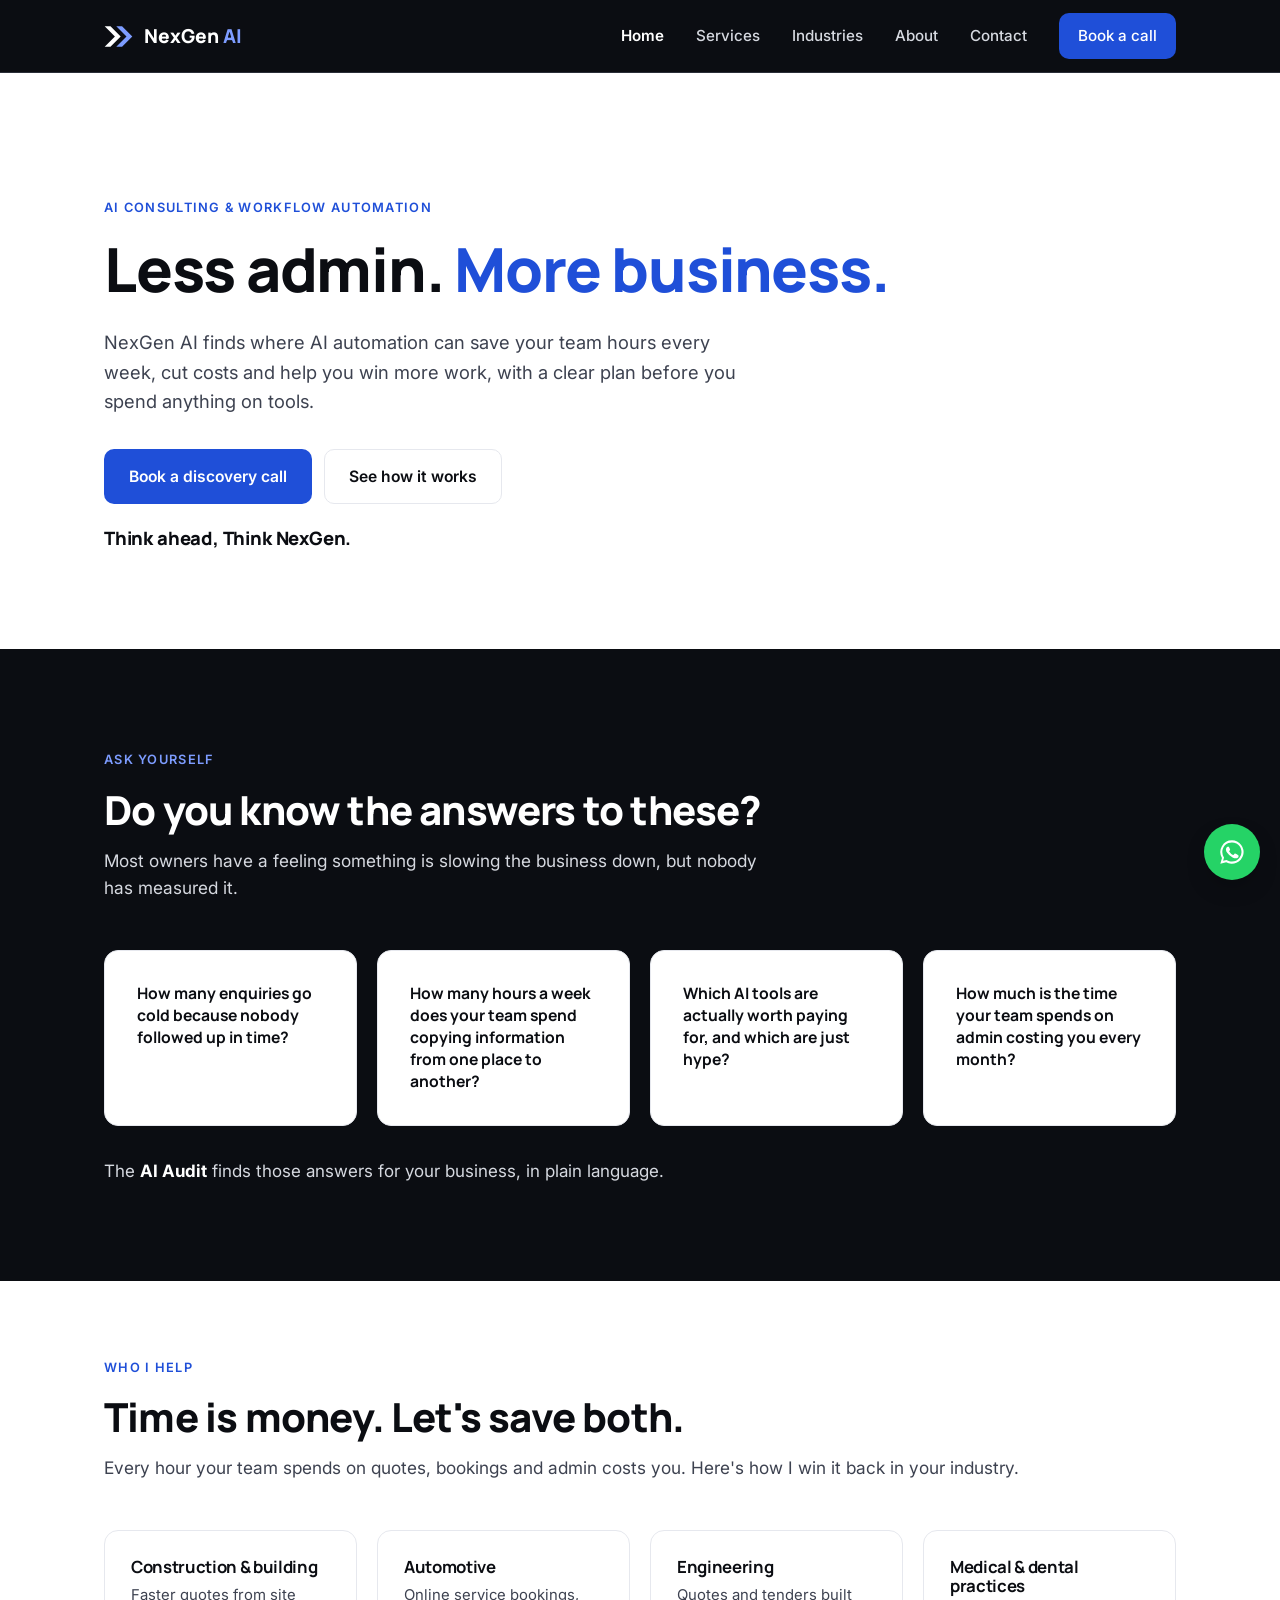
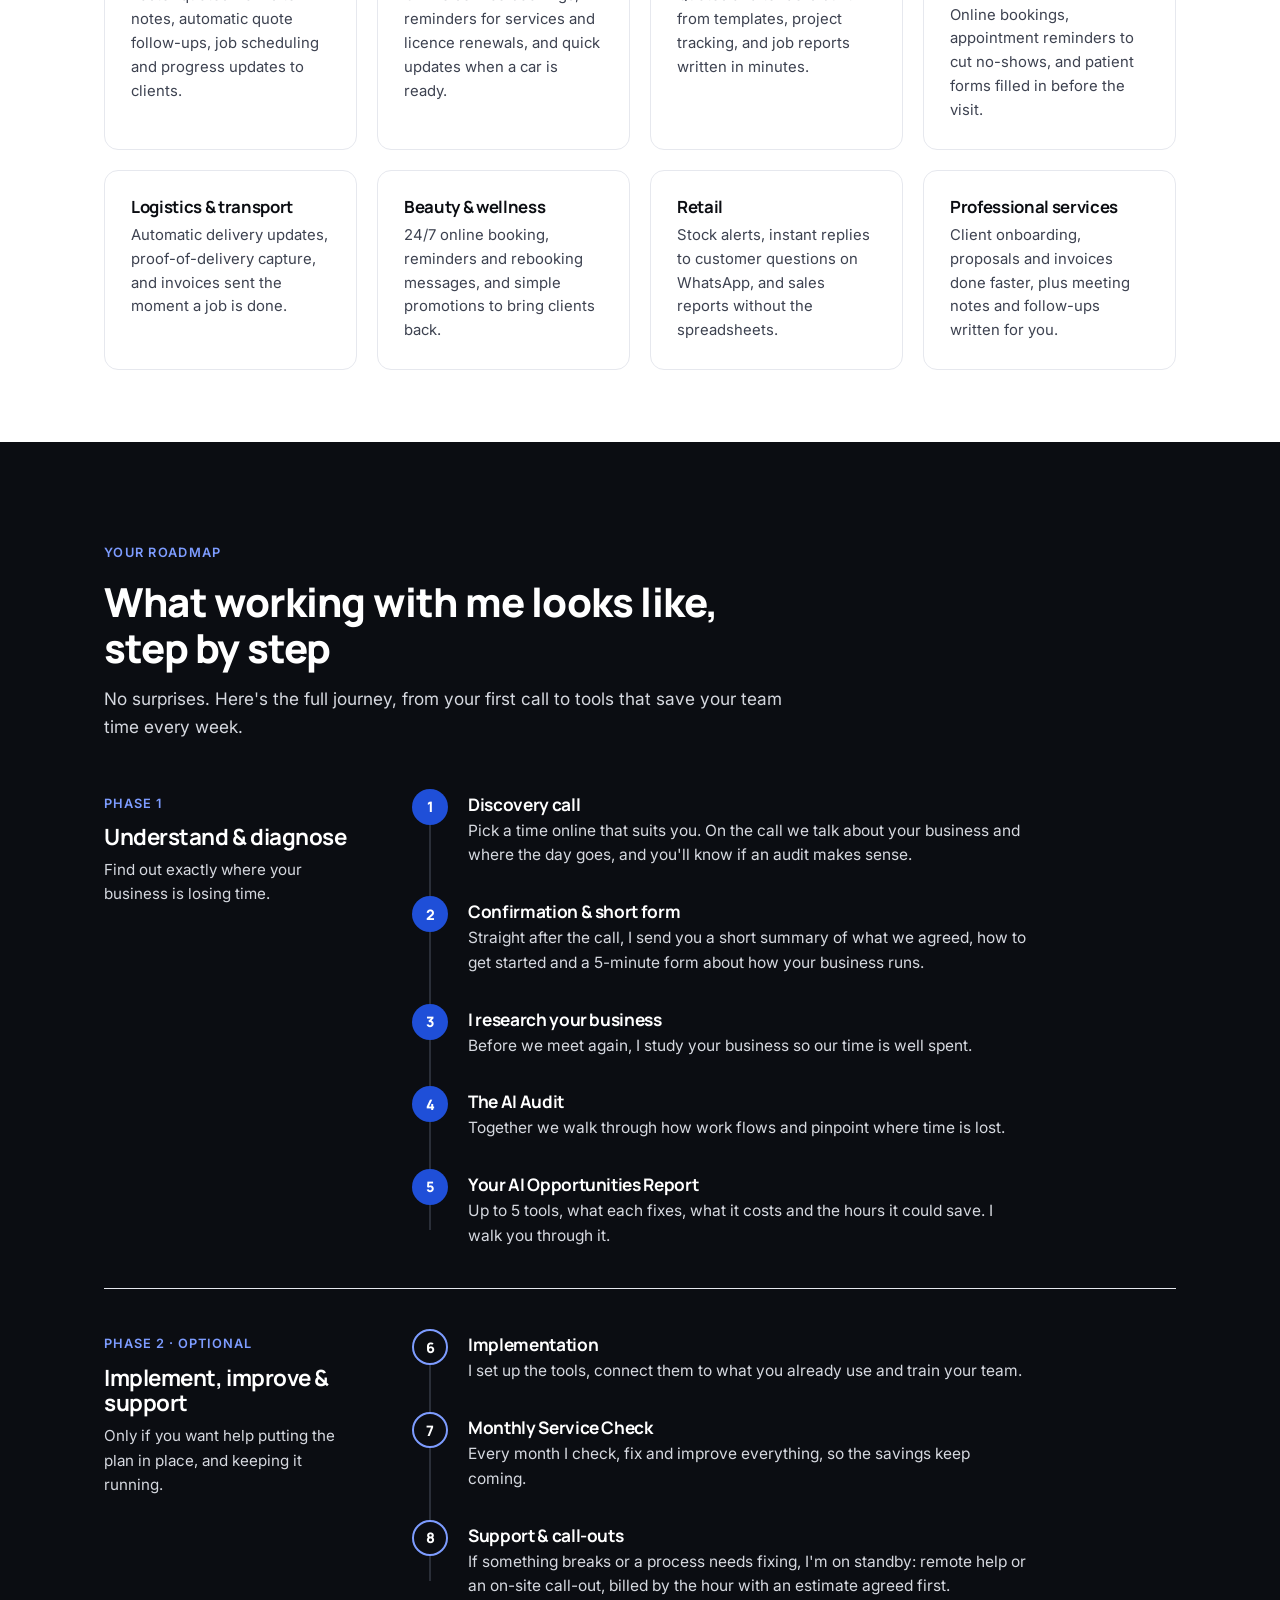
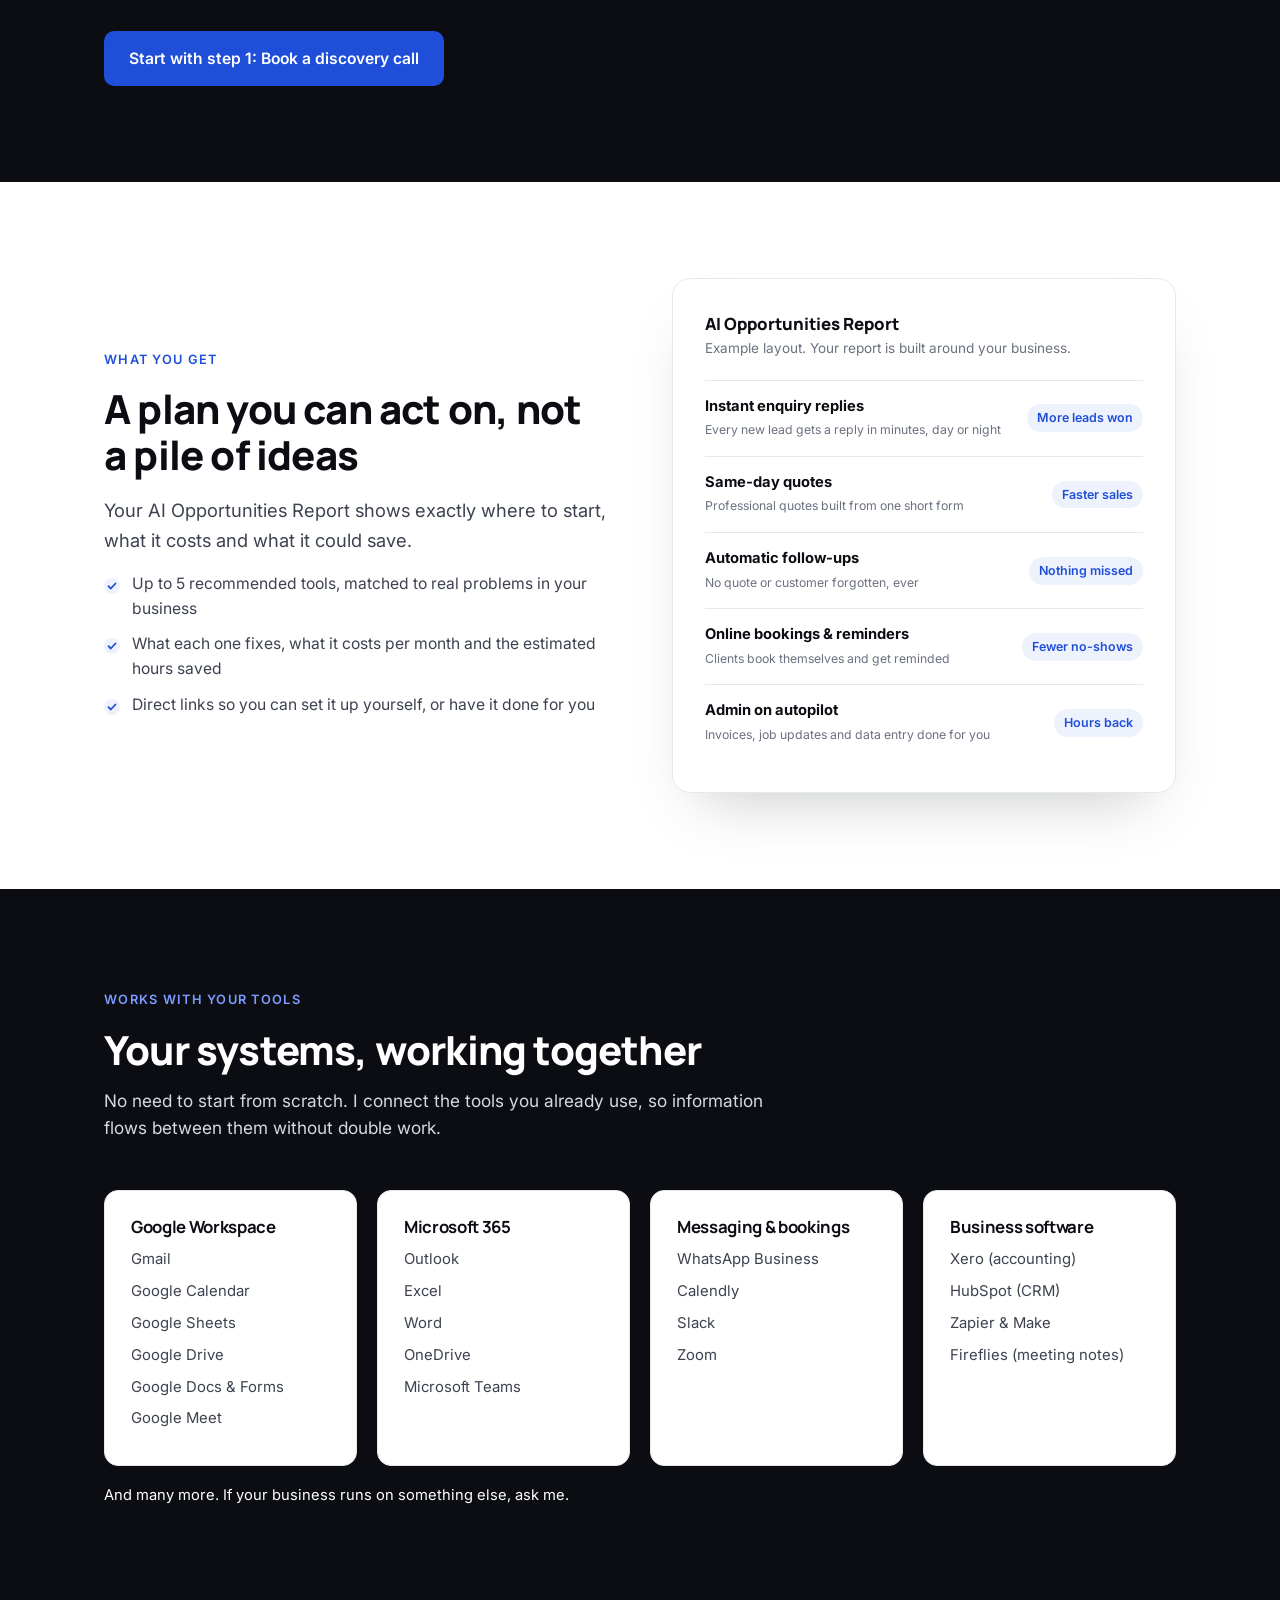
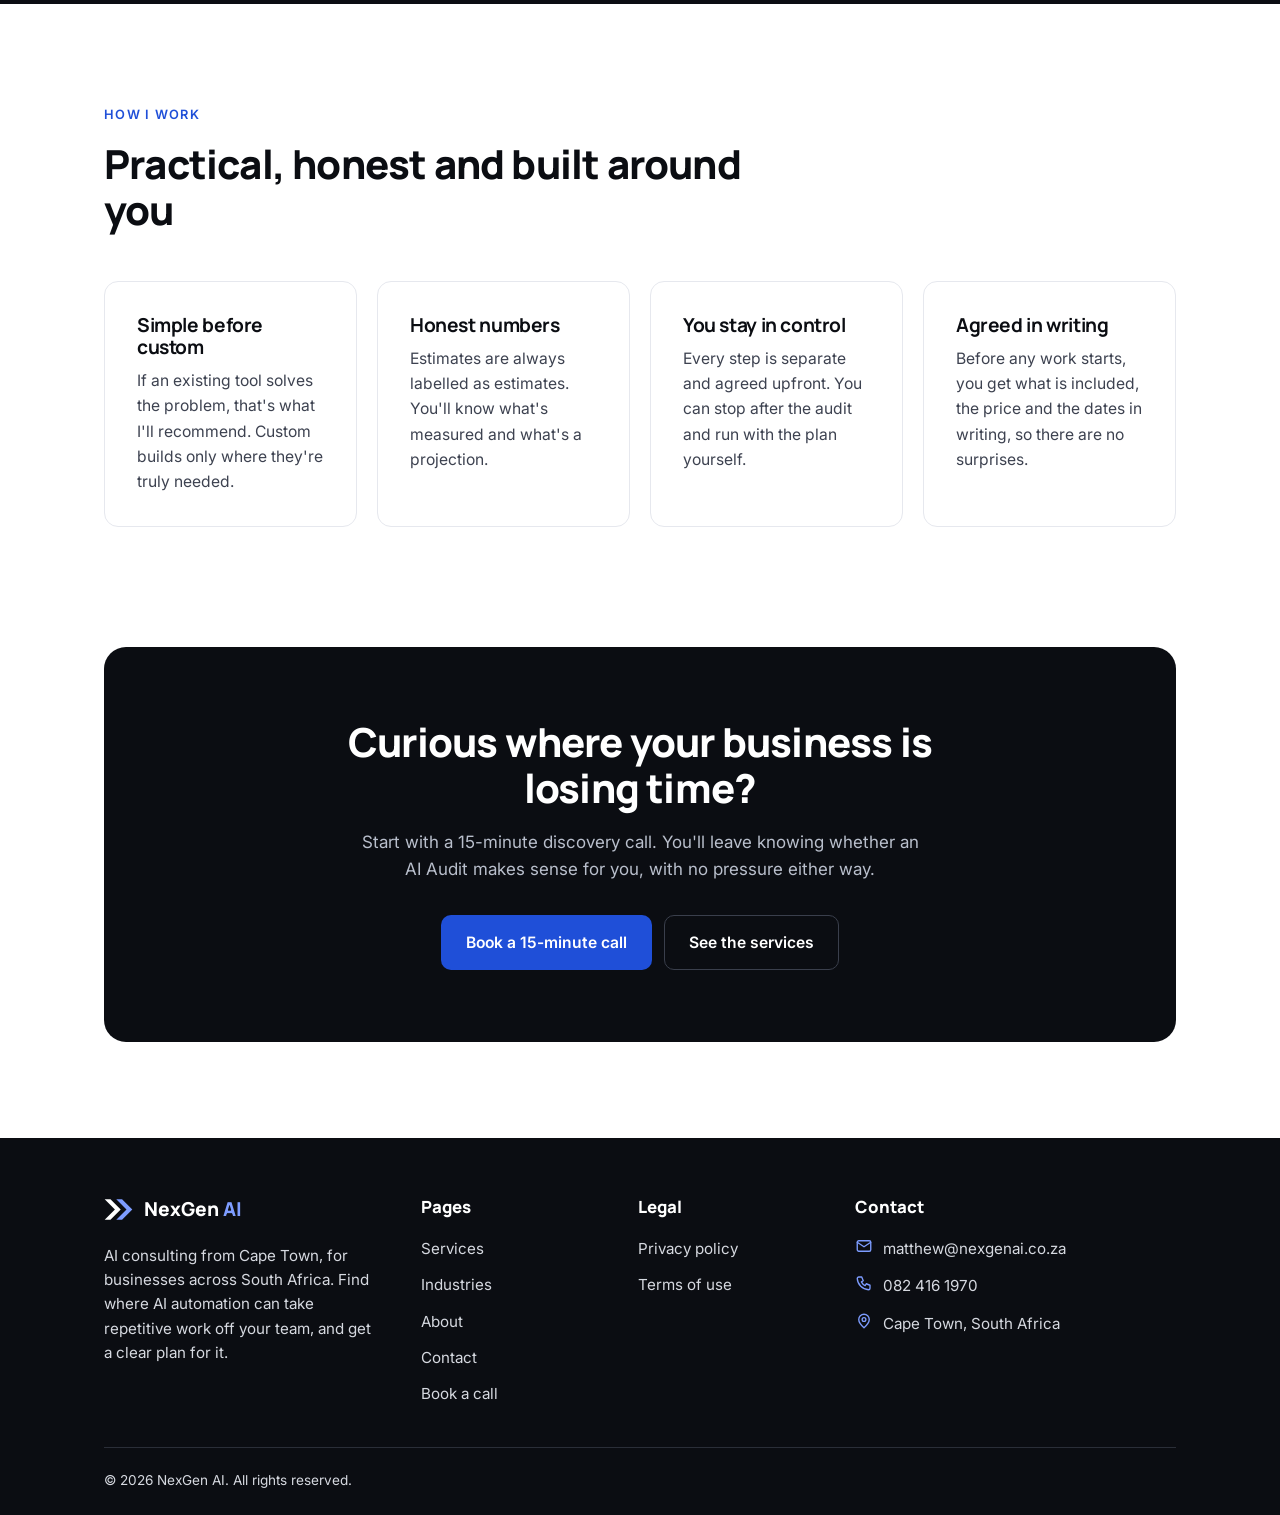
<file: index.html>
<!doctype html>
<html lang="en">
<head>
  <meta charset="utf-8">
  <meta name="viewport" content="width=device-width, initial-scale=1">
  <title>NexGen AI | AI Consulting in Cape Town</title>
  <meta name="description" content="NexGen AI finds where AI automation can take repetitive work off your team, and gives you a clear, practical plan before you spend on tools.">
  <link rel="preconnect" href="https://fonts.googleapis.com">
  <link rel="preconnect" href="https://fonts.gstatic.com" crossorigin>
  <link href="https://fonts.googleapis.com/css2?family=Inter:wght@400;500;600&family=Manrope:wght@700;800&display=swap" rel="stylesheet">
  <link rel="icon" href="assets/favicon.svg" type="image/svg+xml">
  <link rel="stylesheet" href="styles.css?v=24">
  <link rel="stylesheet" href="theme-test.css?v=24">
  <script src="main.js?v=3" defer></script>
  <link rel="canonical" href="https://nexgenai.co.za/">
  <script type="application/ld+json">{"@context":"https://schema.org","@type":"ProfessionalService","name":"NexGen AI","url":"https://nexgenai.co.za/","telephone":"+27824161970","description":"AI consulting and workflow automation for businesses in Cape Town and across South Africa.","areaServed":"South Africa","address":{"@type":"PostalAddress","addressLocality":"Cape Town","addressCountry":"ZA"},"founder":{"@type":"Person","name":"Matthew Neethling"}}</script>
</head>
<body>
<header class="site-header">
  <nav class="wrap nav" aria-label="Main">
    <a href="index.html" class="logo"><svg class="logo-mark" viewBox="0 0 44 36" aria-hidden="true"><path d="M1 3H9.5L24.5 18L9.5 33H1L16 18Z" class="chev-a block"/><path d="M18 3H26.5L41.5 18L26.5 33H18L33 18Z" class="chev-b block"/></svg><span>NexGen <span class="ai">AI</span></span></a>
    <button class="nav-toggle" aria-label="Open menu" aria-expanded="false"><span></span><span></span><span></span></button>
    <ul class="nav-links">
      <li><a href="index.html" class="active" aria-current="page">Home</a></li>
      <li><a href="services.html">Services</a></li>
      <li><a href="index.html#industries">Industries</a></li>
      <li><a href="about.html">About</a></li>
      <li><a href="contact.html">Contact</a></li>
      <li><a href="book.html" class="btn btn-primary btn-sm">Book a call</a></li>
    </ul>
  </nav>
</header>
<main>
<section class="hero">
  <div class="wrap">
    <span class="eyebrow">AI consulting &amp; workflow automation</span>
    <h1>Less admin. <em>More business.</em></h1>
    <p class="lead">NexGen AI finds where AI automation can save your team hours every week, cut costs and help you win more work, with a clear plan before you spend anything on tools.</p>
    <div class="btn-row">
      <a href="book.html" class="btn btn-primary">Book a discovery call</a>
      <a href="#how-it-works" class="btn btn-ghost">See how it works</a>
    </div>
    <p class="hero-note hero-slogan">Think ahead, Think NexGen.</p>
  </div>
</section>

<section class="section-soft">
  <div class="wrap">
    <div class="section-head">
      <span class="eyebrow">Ask yourself</span>
      <h2>Do you know the answers to these?</h2>
      <p>Most owners have a feeling something is slowing the business down, but nobody has measured it.</p>
    </div>
    <div class="grid grid-4">
      <div class="card"><p class="question">How many enquiries go cold because nobody followed up in time?</p></div>
      <div class="card"><p class="question">How many hours a week does your team spend copying information from one place to another?</p></div>
      <div class="card"><p class="question">Which AI tools are actually worth paying for, and which are just hype?</p></div>
      <div class="card"><p class="question">How much is the time your team spends on admin costing you every month?</p></div>
    </div>
    <p style="margin-top:32px;color:var(--ink-soft)">The <strong style="color:var(--ink)">AI Audit</strong> finds those answers for your business, in plain language.</p>
  </div>
</section>

<section class="compact" id="industries">
  <div class="wrap">
    <div class="section-head section-head-wide">
      <span class="eyebrow">Who I help</span>
      <h2>Time is money. Let's save both.</h2>
      <p>Every hour your team spends on quotes, bookings and admin costs you. Here's how I win it back in your industry.</p>
    </div>
    <div class="grid grid-4 industry-grid">
      <div class="card industry-card"><h3>Construction &amp; building</h3><p>Faster quotes from site notes, automatic quote follow-ups, job scheduling and progress updates to clients.</p></div>
      <div class="card industry-card"><h3>Automotive</h3><p>Online service bookings, reminders for services and licence renewals, and quick updates when a car is ready.</p></div>
      <div class="card industry-card"><h3>Engineering</h3><p>Quotes and tenders built from templates, project tracking, and job reports written in minutes.</p></div>
      <div class="card industry-card"><h3>Medical &amp; dental practices</h3><p>Online bookings, appointment reminders to cut no-shows, and patient forms filled in before the visit.</p></div>
      <div class="card industry-card"><h3>Logistics &amp; transport</h3><p>Automatic delivery updates, proof-of-delivery capture, and invoices sent the moment a job is done.</p></div>
      <div class="card industry-card"><h3>Beauty &amp; wellness</h3><p>24/7 online booking, reminders and rebooking messages, and simple promotions to bring clients back.</p></div>
      <div class="card industry-card"><h3>Retail</h3><p>Stock alerts, instant replies to customer questions on WhatsApp, and sales reports without the spreadsheets.</p></div>
      <div class="card industry-card"><h3>Professional services</h3><p>Client onboarding, proposals and invoices done faster, plus meeting notes and follow-ups written for you.</p></div>
    </div>
  </div>
</section>

<section id="how-it-works" class="section-soft">
  <div class="wrap">
    <div class="section-head">
      <span class="eyebrow">Your roadmap</span>
      <h2>What working with me looks like, step by step</h2>
      <p>No surprises. Here's the full journey, from your first call to tools that save your team time every week.</p>
    </div>
    <div class="roadmap">
      <div class="road-phase">
        <div class="phase-label"><span>Phase 1</span><h3>Understand &amp; diagnose</h3><p>Find out exactly where your business is losing time.</p></div>
        <ol class="road-steps">
        <li class="road-step"><span class="road-dot">1</span><div><div class="road-top"><h3>Discovery call</h3></div><p>Pick a time online that suits you. On the call we talk about your business and where the day goes, and you'll know if an audit makes sense.</p></div></li>
        <li class="road-step"><span class="road-dot">2</span><div><div class="road-top"><h3>Confirmation &amp; short form</h3></div><p>Straight after the call, I send you a short summary of what we agreed, how to get started and a 5-minute form about how your business runs.</p></div></li>
        <li class="road-step"><span class="road-dot">3</span><div><div class="road-top"><h3>I research your business</h3></div><p>Before we meet again, I study your business so our time is well spent.</p></div></li>
        <li class="road-step"><span class="road-dot">4</span><div><div class="road-top"><h3>The AI Audit</h3></div><p>Together we walk through how work flows and pinpoint where time is lost.</p></div></li>
        <li class="road-step"><span class="road-dot">5</span><div><div class="road-top"><h3>Your AI Opportunities Report</h3></div><p>Up to 5 tools, what each fixes, what it costs and the hours it could save. I walk you through it.</p></div></li>
        </ol>
      </div>
      <div class="road-phase">
        <div class="phase-label"><span>Phase 2 · optional</span><h3>Implement, improve &amp; support</h3><p>Only if you want help putting the plan in place, and keeping it running.</p></div>
        <ol class="road-steps">
        <li class="road-step rm-step-opt"><span class="road-dot">6</span><div><div class="road-top"><h3>Implementation</h3></div><p>I set up the tools, connect them to what you already use and train your team.</p></div></li>
        <li class="road-step rm-step-opt"><span class="road-dot">7</span><div><div class="road-top"><h3>Monthly Service Check</h3></div><p>Every month I check, fix and improve everything, so the savings keep coming.</p></div></li>
        <li class="road-step rm-step-opt"><span class="road-dot">8</span><div><div class="road-top"><h3>Support &amp; call-outs</h3></div><p>If something breaks or a process needs fixing, I'm on standby: remote help or an on-site call-out, billed by the hour with an estimate agreed first.</p></div></li>
        </ol>
      </div>
    </div>
    <div class="btn-row"><a href="book.html" class="btn btn-primary">Start with step 1: Book a discovery call</a></div>
  </div>
</section>

<section>
  <div class="wrap split">
    <div>
      <span class="eyebrow">What you get</span>
      <h2>A plan you can act on, not a pile of ideas</h2>
      <p class="lead" style="margin-top:18px">Your AI Opportunities Report shows exactly where to start, what it costs and what it could save.</p>
      <ul class="ticks">
        <li>Up to 5 recommended tools, matched to real problems in your business</li>
        <li>What each one fixes, what it costs per month and the estimated hours saved</li>
        <li>Direct links so you can set it up yourself, or have it done for you</li>
      </ul>
    </div>
    <div class="report-mock" aria-label="Example of the report layout">
      <div class="rm-title">AI Opportunities Report</div>
      <div class="rm-sub">Example layout. Your report is built around your business.</div>
      <div class="rm-row"><div><b>Instant enquiry replies</b><small>Every new lead gets a reply in minutes, day or night</small></div><span class="rm-tag">More leads won</span></div>
      <div class="rm-row"><div><b>Same-day quotes</b><small>Professional quotes built from one short form</small></div><span class="rm-tag">Faster sales</span></div>
      <div class="rm-row"><div><b>Automatic follow-ups</b><small>No quote or customer forgotten, ever</small></div><span class="rm-tag">Nothing missed</span></div>
      <div class="rm-row"><div><b>Online bookings &amp; reminders</b><small>Clients book themselves and get reminded</small></div><span class="rm-tag">Fewer no-shows</span></div>
      <div class="rm-row"><div><b>Admin on autopilot</b><small>Invoices, job updates and data entry done for you</small></div><span class="rm-tag">Hours back</span></div>
    </div>
  </div>
</section>

<section class="section-soft">
  <div class="wrap">
    <div class="section-head">
      <span class="eyebrow">Works with your tools</span>
      <h2>Your systems, working together</h2>
      <p>No need to start from scratch. I connect the tools you already use, so information flows between them without double work.</p>
    </div>
    <div class="grid grid-4 tool-grid">
      <div class="card tool-card"><h3>Google Workspace</h3><ul class="tool-list"><li>Gmail</li><li>Google Calendar</li><li>Google Sheets</li><li>Google Drive</li><li>Google Docs &amp; Forms</li><li>Google Meet</li></ul></div>
      <div class="card tool-card"><h3>Microsoft 365</h3><ul class="tool-list"><li>Outlook</li><li>Excel</li><li>Word</li><li>OneDrive</li><li>Microsoft Teams</li></ul></div>
      <div class="card tool-card"><h3>Messaging &amp; bookings</h3><ul class="tool-list"><li>WhatsApp Business</li><li>Calendly</li><li>Slack</li><li>Zoom</li></ul></div>
      <div class="card tool-card"><h3>Business software</h3><ul class="tool-list"><li>Xero (accounting)</li><li>HubSpot (CRM)</li><li>Zapier &amp; Make</li><li>Fireflies (meeting notes)</li></ul></div>
    </div>
    <p class="chips-note">And many more. If your business runs on something else, ask me.</p>
  </div>
</section>

<section class="sec-how">
  <div class="wrap">
    <div class="section-head">
      <span class="eyebrow">How I work</span>
      <h2>Practical, honest and built around you</h2>
    </div>
    <div class="grid grid-4">
      <div class="card"><h3>Simple before custom</h3><p>If an existing tool solves the problem, that's what I'll recommend. Custom builds only where they're truly needed.</p></div>
      <div class="card"><h3>Honest numbers</h3><p>Estimates are always labelled as estimates. You'll know what's measured and what's a projection.</p></div>
      <div class="card"><h3>You stay in control</h3><p>Every step is separate and agreed upfront. You can stop after the audit and run with the plan yourself.</p></div>
      <div class="card"><h3>Agreed in writing</h3><p>Before any work starts, you get what is included, the price and the dates in writing, so there are no surprises.</p></div>
    </div>
  </div>
</section>
<section class="sec-cta">
  <div class="wrap">
    <div class="cta-band">
      <h2>Curious where your business is losing time?</h2>
      <p>Start with a 15-minute discovery call. You'll leave knowing whether an AI Audit makes sense for you, with no pressure either way.</p>
      <div class="btn-row">
        <a href="book.html" class="btn btn-primary">Book a 15-minute call</a>
        <a href="services.html" class="btn btn-ghost">See the services</a>
      </div>
    </div>
  </div>
</section>
</main>
<footer class="site-footer">
  <div class="wrap">
    <div class="footer-cols">
      <div class="fcol fcol-brand">
        <a href="index.html" class="logo"><svg class="logo-mark" viewBox="0 0 44 36" aria-hidden="true"><path d="M1 3H9.5L24.5 18L9.5 33H1L16 18Z" class="chev-a block"/><path d="M18 3H26.5L41.5 18L26.5 33H18L33 18Z" class="chev-b block"/></svg><span>NexGen <span class="ai">AI</span></span></a>
        <p>AI consulting from Cape Town, for businesses across South Africa. Find where AI automation can take repetitive work off your team, and get a clear plan for it.</p>
      </div>
      <div class="fcol">
        <h4>Pages</h4>
        <ul><li><a href="services.html">Services</a></li><li><a href="index.html#industries">Industries</a></li><li><a href="about.html">About</a></li><li><a href="contact.html">Contact</a></li><li><a href="book.html">Book a call</a></li></ul>
      </div>
      <div class="fcol">
        <h4>Legal</h4>
        <ul><li><a href="privacy.html">Privacy policy</a></li><li><a href="terms.html">Terms of use</a></li></ul>
      </div>
      <div class="fcol">
        <h4>Contact</h4>
        <ul class="fcontact"><li><a href="mailto:matthew@nexgenai.co.za" aria-label="Email"><svg class="ficon" viewBox="0 0 24 24" aria-hidden="true"><rect x="3" y="5" width="18" height="14" rx="2"/><path d="m3 7 9 6 9-6"/></svg><span>matthew@<wbr>nexgenai.co.za</span></a></li><li><a href="tel:+27824161970" aria-label="Phone"><svg class="ficon" viewBox="0 0 24 24" aria-hidden="true"><path d="M5 4h4l2 5-2.5 1.5a11 11 0 0 0 5 5L15 13l5 2v4a2 2 0 0 1-2 2A16 16 0 0 1 3 6a2 2 0 0 1 2-2z"/></svg><span>082 416 1970</span></a></li><li><span class="floc" aria-label="Location"><svg class="ficon" viewBox="0 0 24 24" aria-hidden="true"><path d="M12 21s-7-6.2-7-11a7 7 0 0 1 14 0c0 4.8-7 11-7 11z"/><circle cx="12" cy="10" r="2.5"/></svg><span>Cape Town, South Africa</span></span></li></ul>
      </div>
    </div>
    <div class="footer-bottom"><span>© <span data-year>2026</span> NexGen AI. All rights reserved.</span></div>
  </div>
</footer>
<a class="wa-float" href="https://wa.me/27824161970" target="_blank" rel="noopener" aria-label="Chat on WhatsApp"><svg viewBox="0 0 24 24" aria-hidden="true"><path fill="#fff" d="M12 2a10 10 0 0 0-8.6 15.1L2 22l5-1.3A10 10 0 1 0 12 2zm0 18.2c-1.5 0-3-.4-4.3-1.2l-.3-.2-3 .8.8-2.9-.2-.3A8.2 8.2 0 1 1 12 20.2zm4.5-6.1c-.2-.1-1.5-.7-1.7-.8-.2-.1-.4-.1-.6.1l-.8 1c-.1.2-.3.2-.5.1a6.7 6.7 0 0 1-3.3-2.9c-.3-.4.2-.4.7-1.4.1-.2 0-.3 0-.5l-.8-1.8c-.2-.5-.4-.4-.6-.4h-.5a1 1 0 0 0-.7.3 3 3 0 0 0-.9 2.2 5.2 5.2 0 0 0 1.1 2.7 11.9 11.9 0 0 0 4.6 4c1.7.7 2.4.8 3.2.7.5-.1 1.5-.6 1.8-1.2.2-.6.2-1.1.1-1.2l-.4-.3z"/></svg></a>
</body>
</html>
</file>
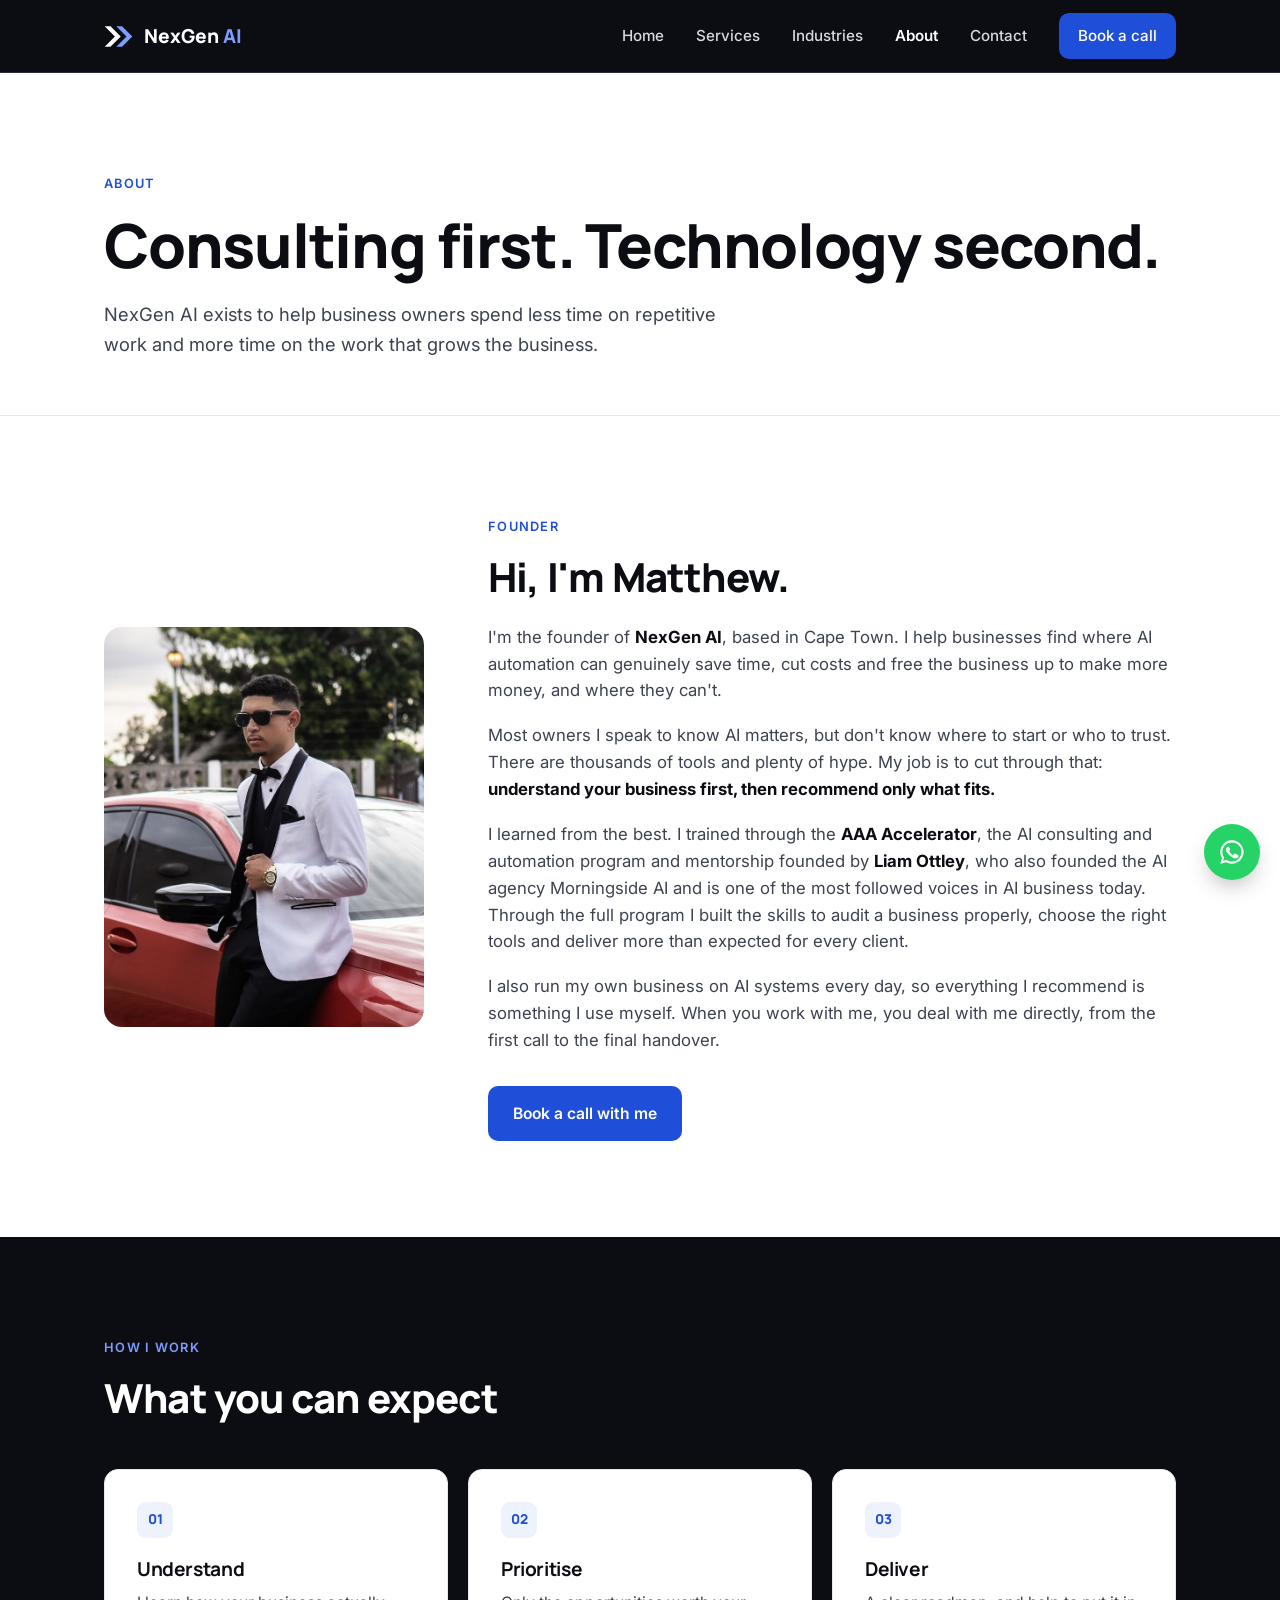
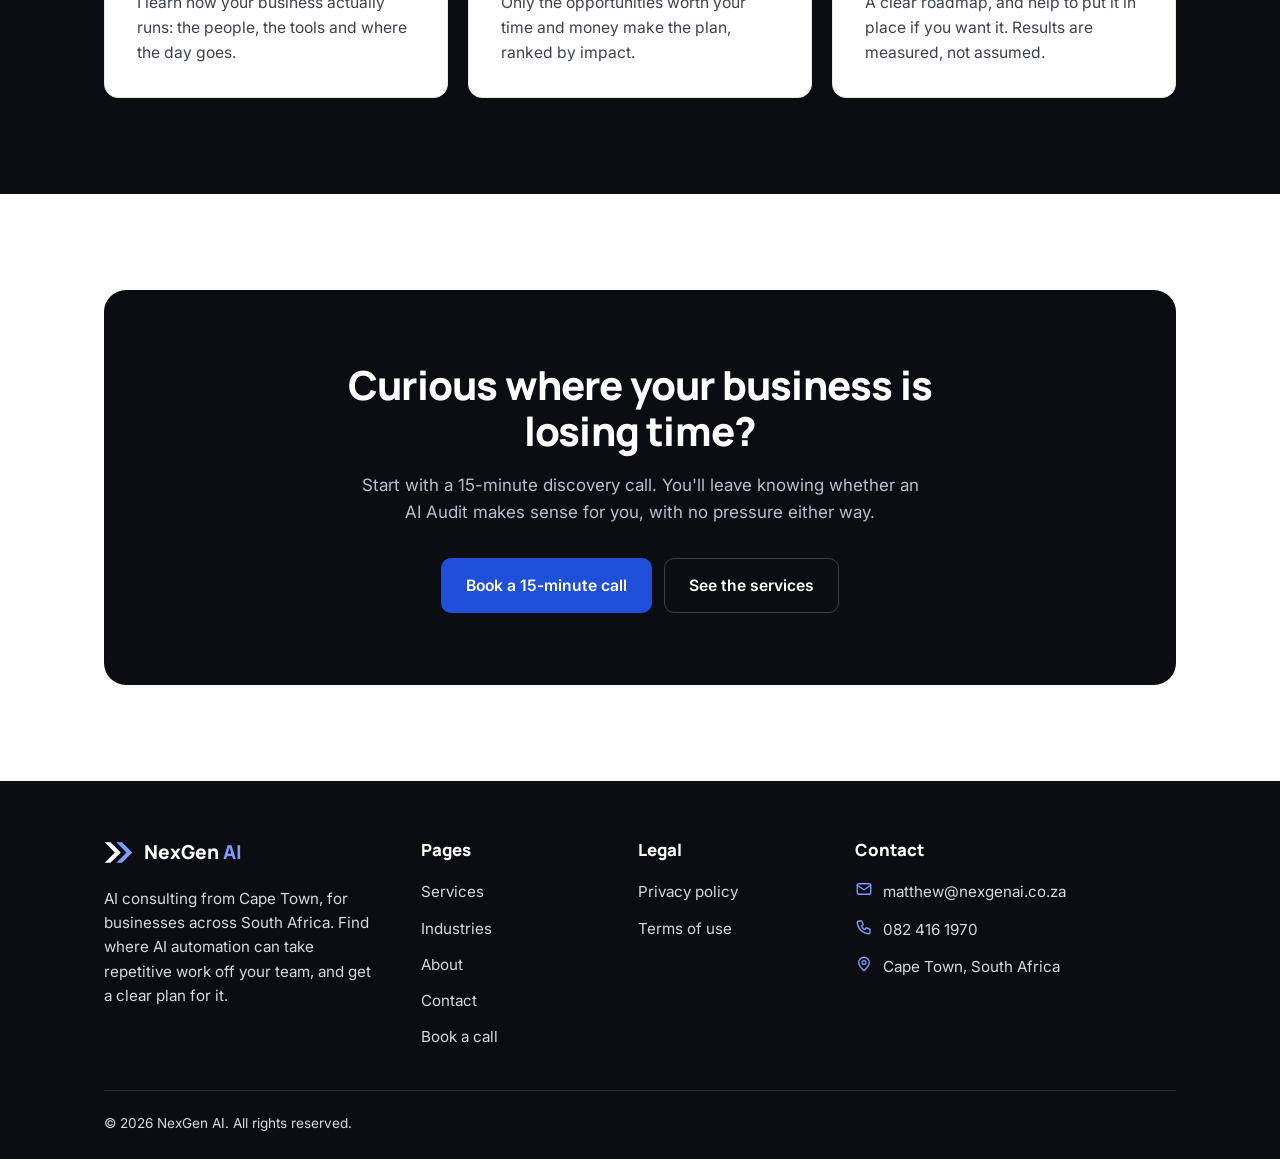
<file: about.html>
<!doctype html>
<html lang="en">
<head>
  <meta charset="utf-8">
  <meta name="viewport" content="width=device-width, initial-scale=1">
  <title>About | NexGen AI</title>
  <meta name="description" content="Meet Matthew Neethling, founder of NexGen AI, a consulting-first AI business in Cape Town.">
  <link rel="preconnect" href="https://fonts.googleapis.com">
  <link rel="preconnect" href="https://fonts.gstatic.com" crossorigin>
  <link href="https://fonts.googleapis.com/css2?family=Inter:wght@400;500;600&family=Manrope:wght@700;800&display=swap" rel="stylesheet">
  <link rel="icon" href="assets/favicon.svg" type="image/svg+xml">
  <link rel="stylesheet" href="styles.css?v=24">
  <link rel="stylesheet" href="theme-test.css?v=24">
  <script src="main.js?v=3" defer></script>
  <link rel="canonical" href="https://nexgenai.co.za/about.html">
</head>
<body>
<header class="site-header">
  <nav class="wrap nav" aria-label="Main">
    <a href="index.html" class="logo"><svg class="logo-mark" viewBox="0 0 44 36" aria-hidden="true"><path d="M1 3H9.5L24.5 18L9.5 33H1L16 18Z" class="chev-a block"/><path d="M18 3H26.5L41.5 18L26.5 33H18L33 18Z" class="chev-b block"/></svg><span>NexGen <span class="ai">AI</span></span></a>
    <button class="nav-toggle" aria-label="Open menu" aria-expanded="false"><span></span><span></span><span></span></button>
    <ul class="nav-links">
      <li><a href="index.html">Home</a></li>
      <li><a href="services.html">Services</a></li>
      <li><a href="index.html#industries">Industries</a></li>
      <li><a href="about.html" class="active" aria-current="page">About</a></li>
      <li><a href="contact.html">Contact</a></li>
      <li><a href="book.html" class="btn btn-primary btn-sm">Book a call</a></li>
    </ul>
  </nav>
</header>
<main>
<section class="page-hero">
  <div class="wrap">
    <span class="eyebrow">About</span>
    <h1>Consulting first. Technology second.</h1>
    <p class="lead">NexGen AI exists to help business owners spend less time on repetitive work and more time on the work that grows the business.</p>
  </div>
</section>

<section>
  <div class="wrap split about-split" style="align-items:center">
    <img class="portrait-img" src="assets/matthew.jpg" alt="Matthew Neethling, founder of NexGen AI" width="729" height="911">
    <div class="prose">
      <span class="eyebrow">Founder</span>
      <h2 style="margin-bottom:24px">Hi, I'm Matthew.</h2>
      <p>I'm the founder of <strong>NexGen AI</strong>, based in Cape Town. I help businesses find where AI automation can genuinely save time, cut costs and free the business up to make more money, and where they can't.</p>
      <p>Most owners I speak to know AI matters, but don't know where to start or who to trust. There are thousands of tools and plenty of hype. My job is to cut through that: <strong>understand your business first, then recommend only what fits.</strong></p>
      <p>I learned from the best. I trained through the <strong>AAA Accelerator</strong>, the AI consulting and automation program and mentorship founded by <strong>Liam Ottley</strong>, who also founded the AI agency Morningside AI and is one of the most followed voices in AI business today. Through the full program I built the skills to audit a business properly, choose the right tools and deliver more than expected for every client.</p>
      <p>I also run my own business on AI systems every day, so everything I recommend is something I use myself. When you work with me, you deal with me directly, from the first call to the final handover.</p>
      <div class="btn-row"><a href="book.html" class="btn btn-primary">Book a call with me</a></div>
    </div>
  </div>
</section>

<section class="section-soft">
  <div class="wrap">
    <div class="section-head"><span class="eyebrow">How I work</span><h2>What you can expect</h2></div>
    <div class="grid grid-3">
      <div class="card"><div class="num">01</div><h3>Understand</h3><p>I learn how your business actually runs: the people, the tools and where the day goes.</p></div>
      <div class="card"><div class="num">02</div><h3>Prioritise</h3><p>Only the opportunities worth your time and money make the plan, ranked by impact.</p></div>
      <div class="card"><div class="num">03</div><h3>Deliver</h3><p>A clear roadmap, and help to put it in place if you want it. Results are measured, not assumed.</p></div>
    </div>
  </div>
</section>
<section>
  <div class="wrap">
    <div class="cta-band">
      <h2>Curious where your business is losing time?</h2>
      <p>Start with a 15-minute discovery call. You'll leave knowing whether an AI Audit makes sense for you, with no pressure either way.</p>
      <div class="btn-row">
        <a href="book.html" class="btn btn-primary">Book a 15-minute call</a>
        <a href="services.html" class="btn btn-ghost">See the services</a>
      </div>
    </div>
  </div>
</section>
</main>
<footer class="site-footer">
  <div class="wrap">
    <div class="footer-cols">
      <div class="fcol fcol-brand">
        <a href="index.html" class="logo"><svg class="logo-mark" viewBox="0 0 44 36" aria-hidden="true"><path d="M1 3H9.5L24.5 18L9.5 33H1L16 18Z" class="chev-a block"/><path d="M18 3H26.5L41.5 18L26.5 33H18L33 18Z" class="chev-b block"/></svg><span>NexGen <span class="ai">AI</span></span></a>
        <p>AI consulting from Cape Town, for businesses across South Africa. Find where AI automation can take repetitive work off your team, and get a clear plan for it.</p>
      </div>
      <div class="fcol">
        <h4>Pages</h4>
        <ul><li><a href="services.html">Services</a></li><li><a href="index.html#industries">Industries</a></li><li><a href="about.html">About</a></li><li><a href="contact.html">Contact</a></li><li><a href="book.html">Book a call</a></li></ul>
      </div>
      <div class="fcol">
        <h4>Legal</h4>
        <ul><li><a href="privacy.html">Privacy policy</a></li><li><a href="terms.html">Terms of use</a></li></ul>
      </div>
      <div class="fcol">
        <h4>Contact</h4>
        <ul class="fcontact"><li><a href="mailto:matthew@nexgenai.co.za" aria-label="Email"><svg class="ficon" viewBox="0 0 24 24" aria-hidden="true"><rect x="3" y="5" width="18" height="14" rx="2"/><path d="m3 7 9 6 9-6"/></svg><span>matthew@<wbr>nexgenai.co.za</span></a></li><li><a href="tel:+27824161970" aria-label="Phone"><svg class="ficon" viewBox="0 0 24 24" aria-hidden="true"><path d="M5 4h4l2 5-2.5 1.5a11 11 0 0 0 5 5L15 13l5 2v4a2 2 0 0 1-2 2A16 16 0 0 1 3 6a2 2 0 0 1 2-2z"/></svg><span>082 416 1970</span></a></li><li><span class="floc" aria-label="Location"><svg class="ficon" viewBox="0 0 24 24" aria-hidden="true"><path d="M12 21s-7-6.2-7-11a7 7 0 0 1 14 0c0 4.8-7 11-7 11z"/><circle cx="12" cy="10" r="2.5"/></svg><span>Cape Town, South Africa</span></span></li></ul>
      </div>
    </div>
    <div class="footer-bottom"><span>© <span data-year>2026</span> NexGen AI. All rights reserved.</span></div>
  </div>
</footer>
<a class="wa-float" href="https://wa.me/27824161970" target="_blank" rel="noopener" aria-label="Chat on WhatsApp"><svg viewBox="0 0 24 24" aria-hidden="true"><path fill="#fff" d="M12 2a10 10 0 0 0-8.6 15.1L2 22l5-1.3A10 10 0 1 0 12 2zm0 18.2c-1.5 0-3-.4-4.3-1.2l-.3-.2-3 .8.8-2.9-.2-.3A8.2 8.2 0 1 1 12 20.2zm4.5-6.1c-.2-.1-1.5-.7-1.7-.8-.2-.1-.4-.1-.6.1l-.8 1c-.1.2-.3.2-.5.1a6.7 6.7 0 0 1-3.3-2.9c-.3-.4.2-.4.7-1.4.1-.2 0-.3 0-.5l-.8-1.8c-.2-.5-.4-.4-.6-.4h-.5a1 1 0 0 0-.7.3 3 3 0 0 0-.9 2.2 5.2 5.2 0 0 0 1.1 2.7 11.9 11.9 0 0 0 4.6 4c1.7.7 2.4.8 3.2.7.5-.1 1.5-.6 1.8-1.2.2-.6.2-1.1.1-1.2l-.4-.3z"/></svg></a>
</body>
</html>
</file>
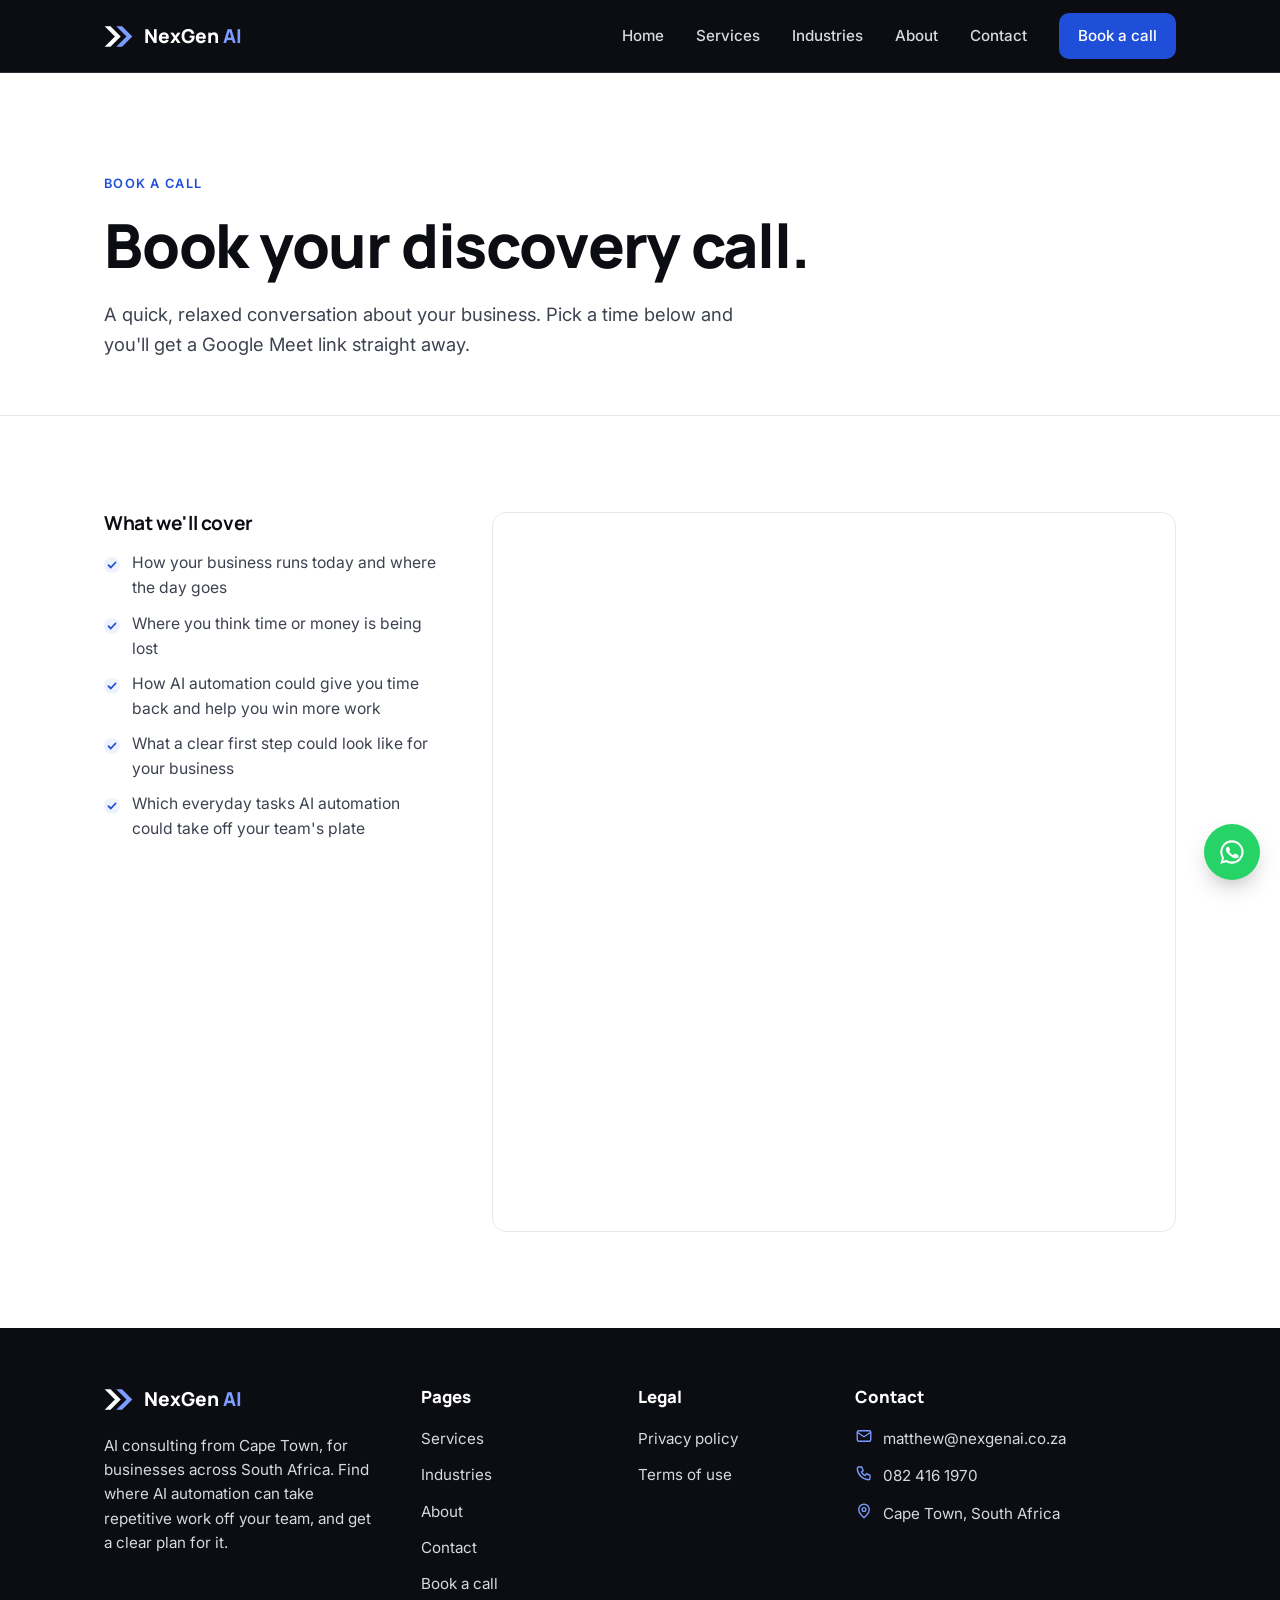
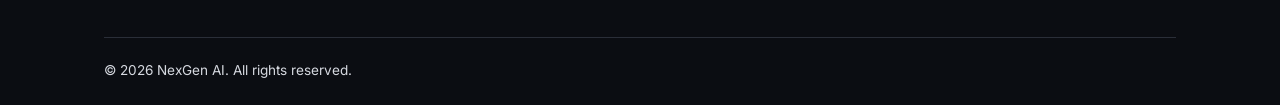
<file: book.html>
<!doctype html>
<html lang="en">
<head>
  <meta charset="utf-8">
  <meta name="viewport" content="width=device-width, initial-scale=1">
  <title>Book a Call | NexGen AI</title>
  <meta name="description" content="Book a 15-minute discovery call with NexGen AI.">
  <link rel="preconnect" href="https://fonts.googleapis.com">
  <link rel="preconnect" href="https://fonts.gstatic.com" crossorigin>
  <link href="https://fonts.googleapis.com/css2?family=Inter:wght@400;500;600&family=Manrope:wght@700;800&display=swap" rel="stylesheet">
  <link rel="icon" href="assets/favicon.svg" type="image/svg+xml">
  <link rel="stylesheet" href="styles.css?v=24">
  <link rel="stylesheet" href="theme-test.css?v=24">
  <script src="main.js?v=3" defer></script>
  <link rel="canonical" href="https://nexgenai.co.za/book.html">
</head>
<body>
<header class="site-header">
  <nav class="wrap nav" aria-label="Main">
    <a href="index.html" class="logo"><svg class="logo-mark" viewBox="0 0 44 36" aria-hidden="true"><path d="M1 3H9.5L24.5 18L9.5 33H1L16 18Z" class="chev-a block"/><path d="M18 3H26.5L41.5 18L26.5 33H18L33 18Z" class="chev-b block"/></svg><span>NexGen <span class="ai">AI</span></span></a>
    <button class="nav-toggle" aria-label="Open menu" aria-expanded="false"><span></span><span></span><span></span></button>
    <ul class="nav-links">
      <li><a href="index.html">Home</a></li>
      <li><a href="services.html">Services</a></li>
      <li><a href="index.html#industries">Industries</a></li>
      <li><a href="about.html">About</a></li>
      <li><a href="contact.html">Contact</a></li>
      <li><a href="book.html" class="btn btn-primary btn-sm">Book a call</a></li>
    </ul>
  </nav>
</header>
<main>
<section class="page-hero">
  <div class="wrap">
    <span class="eyebrow">Book a call</span>
    <h1>Book your discovery call.</h1>
    <p class="lead">A quick, relaxed conversation about your business. Pick a time below and you'll get a Google Meet link straight away.</p>
  </div>
</section>

<section>
  <div class="wrap booking-layout">
    <div>
      <h3>What we'll cover</h3>
      <ul class="ticks">
        <li>How your business runs today and where the day goes</li>
        <li>Where you think time or money is being lost</li>
        <li>How AI automation could give you time back and help you win more work</li>
        <li>What a clear first step could look like for your business</li>
        <li>Which everyday tasks AI automation could take off your team's plate</li>
      </ul>
    </div>
    <div class="calendly-inline-widget" data-url="https://calendly.com/nexgenai/discovery-call?hide_gdpr_banner=1&primary_color=1f4fd8"></div>
  </div>
</section>
<script src="https://assets.calendly.com/assets/external/widget.js" async></script>
</main>
<footer class="site-footer">
  <div class="wrap">
    <div class="footer-cols">
      <div class="fcol fcol-brand">
        <a href="index.html" class="logo"><svg class="logo-mark" viewBox="0 0 44 36" aria-hidden="true"><path d="M1 3H9.5L24.5 18L9.5 33H1L16 18Z" class="chev-a block"/><path d="M18 3H26.5L41.5 18L26.5 33H18L33 18Z" class="chev-b block"/></svg><span>NexGen <span class="ai">AI</span></span></a>
        <p>AI consulting from Cape Town, for businesses across South Africa. Find where AI automation can take repetitive work off your team, and get a clear plan for it.</p>
      </div>
      <div class="fcol">
        <h4>Pages</h4>
        <ul><li><a href="services.html">Services</a></li><li><a href="index.html#industries">Industries</a></li><li><a href="about.html">About</a></li><li><a href="contact.html">Contact</a></li><li><a href="book.html">Book a call</a></li></ul>
      </div>
      <div class="fcol">
        <h4>Legal</h4>
        <ul><li><a href="privacy.html">Privacy policy</a></li><li><a href="terms.html">Terms of use</a></li></ul>
      </div>
      <div class="fcol">
        <h4>Contact</h4>
        <ul class="fcontact"><li><a href="mailto:matthew@nexgenai.co.za" aria-label="Email"><svg class="ficon" viewBox="0 0 24 24" aria-hidden="true"><rect x="3" y="5" width="18" height="14" rx="2"/><path d="m3 7 9 6 9-6"/></svg><span>matthew@<wbr>nexgenai.co.za</span></a></li><li><a href="tel:+27824161970" aria-label="Phone"><svg class="ficon" viewBox="0 0 24 24" aria-hidden="true"><path d="M5 4h4l2 5-2.5 1.5a11 11 0 0 0 5 5L15 13l5 2v4a2 2 0 0 1-2 2A16 16 0 0 1 3 6a2 2 0 0 1 2-2z"/></svg><span>082 416 1970</span></a></li><li><span class="floc" aria-label="Location"><svg class="ficon" viewBox="0 0 24 24" aria-hidden="true"><path d="M12 21s-7-6.2-7-11a7 7 0 0 1 14 0c0 4.8-7 11-7 11z"/><circle cx="12" cy="10" r="2.5"/></svg><span>Cape Town, South Africa</span></span></li></ul>
      </div>
    </div>
    <div class="footer-bottom"><span>© <span data-year>2026</span> NexGen AI. All rights reserved.</span></div>
  </div>
</footer>
<a class="wa-float" href="https://wa.me/27824161970" target="_blank" rel="noopener" aria-label="Chat on WhatsApp"><svg viewBox="0 0 24 24" aria-hidden="true"><path fill="#fff" d="M12 2a10 10 0 0 0-8.6 15.1L2 22l5-1.3A10 10 0 1 0 12 2zm0 18.2c-1.5 0-3-.4-4.3-1.2l-.3-.2-3 .8.8-2.9-.2-.3A8.2 8.2 0 1 1 12 20.2zm4.5-6.1c-.2-.1-1.5-.7-1.7-.8-.2-.1-.4-.1-.6.1l-.8 1c-.1.2-.3.2-.5.1a6.7 6.7 0 0 1-3.3-2.9c-.3-.4.2-.4.7-1.4.1-.2 0-.3 0-.5l-.8-1.8c-.2-.5-.4-.4-.6-.4h-.5a1 1 0 0 0-.7.3 3 3 0 0 0-.9 2.2 5.2 5.2 0 0 0 1.1 2.7 11.9 11.9 0 0 0 4.6 4c1.7.7 2.4.8 3.2.7.5-.1 1.5-.6 1.8-1.2.2-.6.2-1.1.1-1.2l-.4-.3z"/></svg></a>
</body>
</html>
</file>
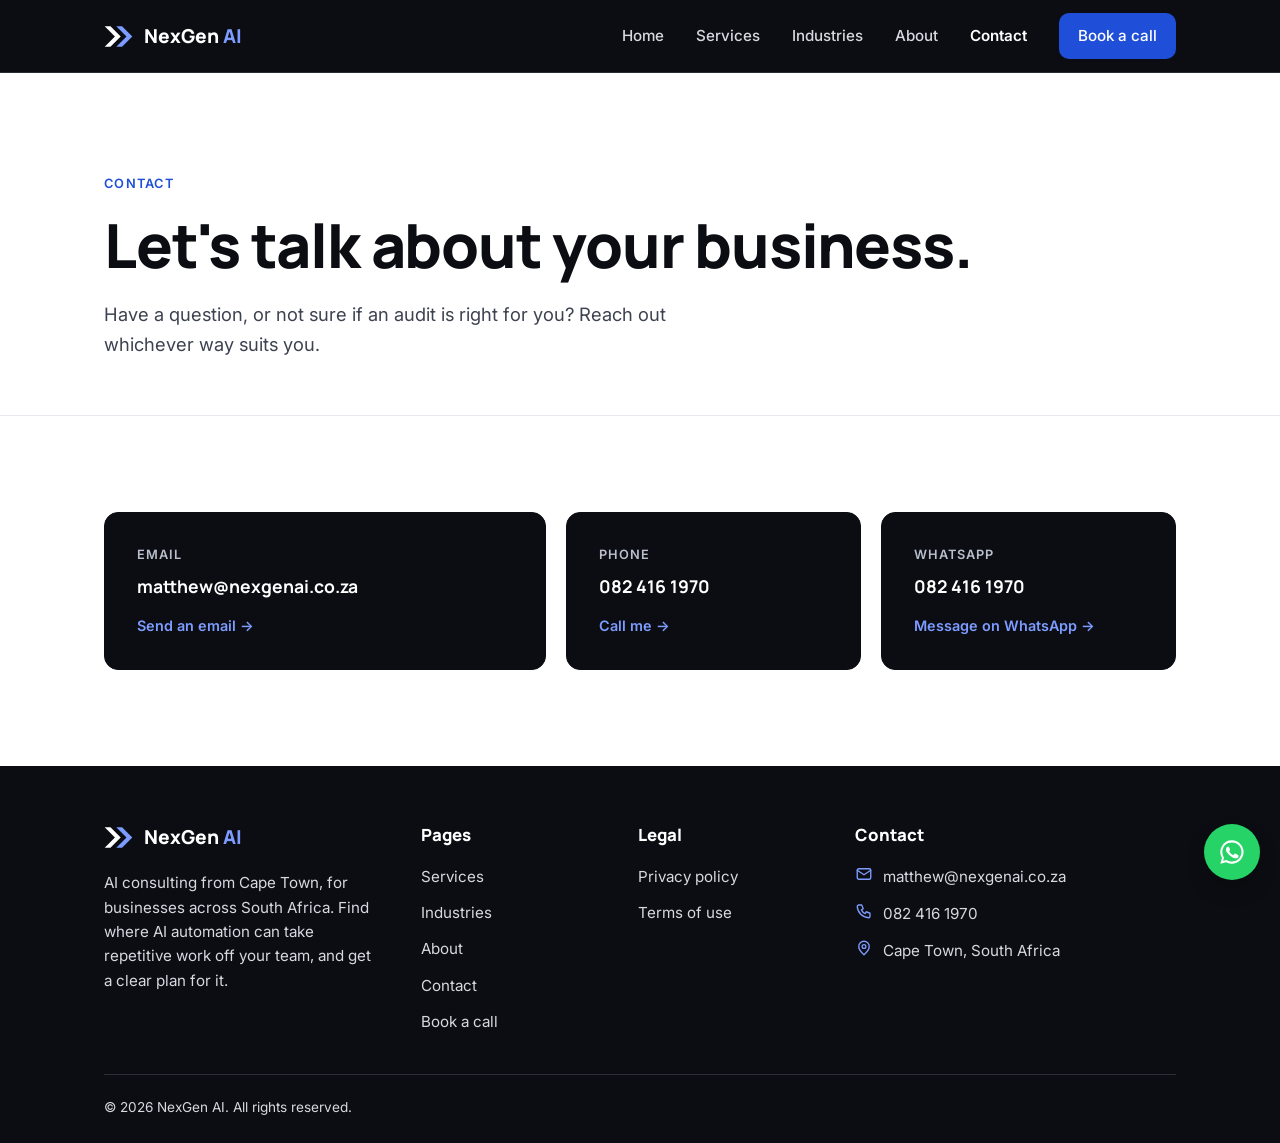
<file: contact.html>
<!doctype html>
<html lang="en">
<head>
  <meta charset="utf-8">
  <meta name="viewport" content="width=device-width, initial-scale=1">
  <title>Contact | NexGen AI</title>
  <meta name="description" content="Get in touch with NexGen AI by email, phone or WhatsApp, or book a discovery call.">
  <link rel="preconnect" href="https://fonts.googleapis.com">
  <link rel="preconnect" href="https://fonts.gstatic.com" crossorigin>
  <link href="https://fonts.googleapis.com/css2?family=Inter:wght@400;500;600&family=Manrope:wght@700;800&display=swap" rel="stylesheet">
  <link rel="icon" href="assets/favicon.svg" type="image/svg+xml">
  <link rel="stylesheet" href="styles.css?v=24">
  <link rel="stylesheet" href="theme-test.css?v=24">
  <script src="main.js?v=3" defer></script>
  <link rel="canonical" href="https://nexgenai.co.za/contact.html">
</head>
<body>
<header class="site-header">
  <nav class="wrap nav" aria-label="Main">
    <a href="index.html" class="logo"><svg class="logo-mark" viewBox="0 0 44 36" aria-hidden="true"><path d="M1 3H9.5L24.5 18L9.5 33H1L16 18Z" class="chev-a block"/><path d="M18 3H26.5L41.5 18L26.5 33H18L33 18Z" class="chev-b block"/></svg><span>NexGen <span class="ai">AI</span></span></a>
    <button class="nav-toggle" aria-label="Open menu" aria-expanded="false"><span></span><span></span><span></span></button>
    <ul class="nav-links">
      <li><a href="index.html">Home</a></li>
      <li><a href="services.html">Services</a></li>
      <li><a href="index.html#industries">Industries</a></li>
      <li><a href="about.html">About</a></li>
      <li><a href="contact.html" class="active" aria-current="page">Contact</a></li>
      <li><a href="book.html" class="btn btn-primary btn-sm">Book a call</a></li>
    </ul>
  </nav>
</header>
<main>
<section class="page-hero">
  <div class="wrap">
    <span class="eyebrow">Contact</span>
    <h1>Let's talk about your business.</h1>
    <p class="lead">Have a question, or not sure if an audit is right for you? Reach out whichever way suits you.</p>
  </div>
</section>

<section>
  <div class="wrap">
    <div class="grid grid-3 contact-grid">
      <a class="card contact-card" href="mailto:matthew@nexgenai.co.za"><span class="label">Email</span><span class="value">matthew@nexgenai.co.za</span><span class="hint">Send an email →</span></a>
      <a class="card contact-card" href="tel:+27824161970"><span class="label">Phone</span><span class="value">082 416 1970</span><span class="hint">Call me →</span></a>
      <a class="card contact-card" href="https://wa.me/27824161970" target="_blank" rel="noopener"><span class="label">WhatsApp</span><span class="value">082 416 1970</span><span class="hint">Message on WhatsApp →</span></a>
    </div>
  </div>
</section>
</main>
<footer class="site-footer">
  <div class="wrap">
    <div class="footer-cols">
      <div class="fcol fcol-brand">
        <a href="index.html" class="logo"><svg class="logo-mark" viewBox="0 0 44 36" aria-hidden="true"><path d="M1 3H9.5L24.5 18L9.5 33H1L16 18Z" class="chev-a block"/><path d="M18 3H26.5L41.5 18L26.5 33H18L33 18Z" class="chev-b block"/></svg><span>NexGen <span class="ai">AI</span></span></a>
        <p>AI consulting from Cape Town, for businesses across South Africa. Find where AI automation can take repetitive work off your team, and get a clear plan for it.</p>
      </div>
      <div class="fcol">
        <h4>Pages</h4>
        <ul><li><a href="services.html">Services</a></li><li><a href="index.html#industries">Industries</a></li><li><a href="about.html">About</a></li><li><a href="contact.html">Contact</a></li><li><a href="book.html">Book a call</a></li></ul>
      </div>
      <div class="fcol">
        <h4>Legal</h4>
        <ul><li><a href="privacy.html">Privacy policy</a></li><li><a href="terms.html">Terms of use</a></li></ul>
      </div>
      <div class="fcol">
        <h4>Contact</h4>
        <ul class="fcontact"><li><a href="mailto:matthew@nexgenai.co.za" aria-label="Email"><svg class="ficon" viewBox="0 0 24 24" aria-hidden="true"><rect x="3" y="5" width="18" height="14" rx="2"/><path d="m3 7 9 6 9-6"/></svg><span>matthew@<wbr>nexgenai.co.za</span></a></li><li><a href="tel:+27824161970" aria-label="Phone"><svg class="ficon" viewBox="0 0 24 24" aria-hidden="true"><path d="M5 4h4l2 5-2.5 1.5a11 11 0 0 0 5 5L15 13l5 2v4a2 2 0 0 1-2 2A16 16 0 0 1 3 6a2 2 0 0 1 2-2z"/></svg><span>082 416 1970</span></a></li><li><span class="floc" aria-label="Location"><svg class="ficon" viewBox="0 0 24 24" aria-hidden="true"><path d="M12 21s-7-6.2-7-11a7 7 0 0 1 14 0c0 4.8-7 11-7 11z"/><circle cx="12" cy="10" r="2.5"/></svg><span>Cape Town, South Africa</span></span></li></ul>
      </div>
    </div>
    <div class="footer-bottom"><span>© <span data-year>2026</span> NexGen AI. All rights reserved.</span></div>
  </div>
</footer>
<a class="wa-float" href="https://wa.me/27824161970" target="_blank" rel="noopener" aria-label="Chat on WhatsApp"><svg viewBox="0 0 24 24" aria-hidden="true"><path fill="#fff" d="M12 2a10 10 0 0 0-8.6 15.1L2 22l5-1.3A10 10 0 1 0 12 2zm0 18.2c-1.5 0-3-.4-4.3-1.2l-.3-.2-3 .8.8-2.9-.2-.3A8.2 8.2 0 1 1 12 20.2zm4.5-6.1c-.2-.1-1.5-.7-1.7-.8-.2-.1-.4-.1-.6.1l-.8 1c-.1.2-.3.2-.5.1a6.7 6.7 0 0 1-3.3-2.9c-.3-.4.2-.4.7-1.4.1-.2 0-.3 0-.5l-.8-1.8c-.2-.5-.4-.4-.6-.4h-.5a1 1 0 0 0-.7.3 3 3 0 0 0-.9 2.2 5.2 5.2 0 0 0 1.1 2.7 11.9 11.9 0 0 0 4.6 4c1.7.7 2.4.8 3.2.7.5-.1 1.5-.6 1.8-1.2.2-.6.2-1.1.1-1.2l-.4-.3z"/></svg></a>
</body>
</html>
</file>
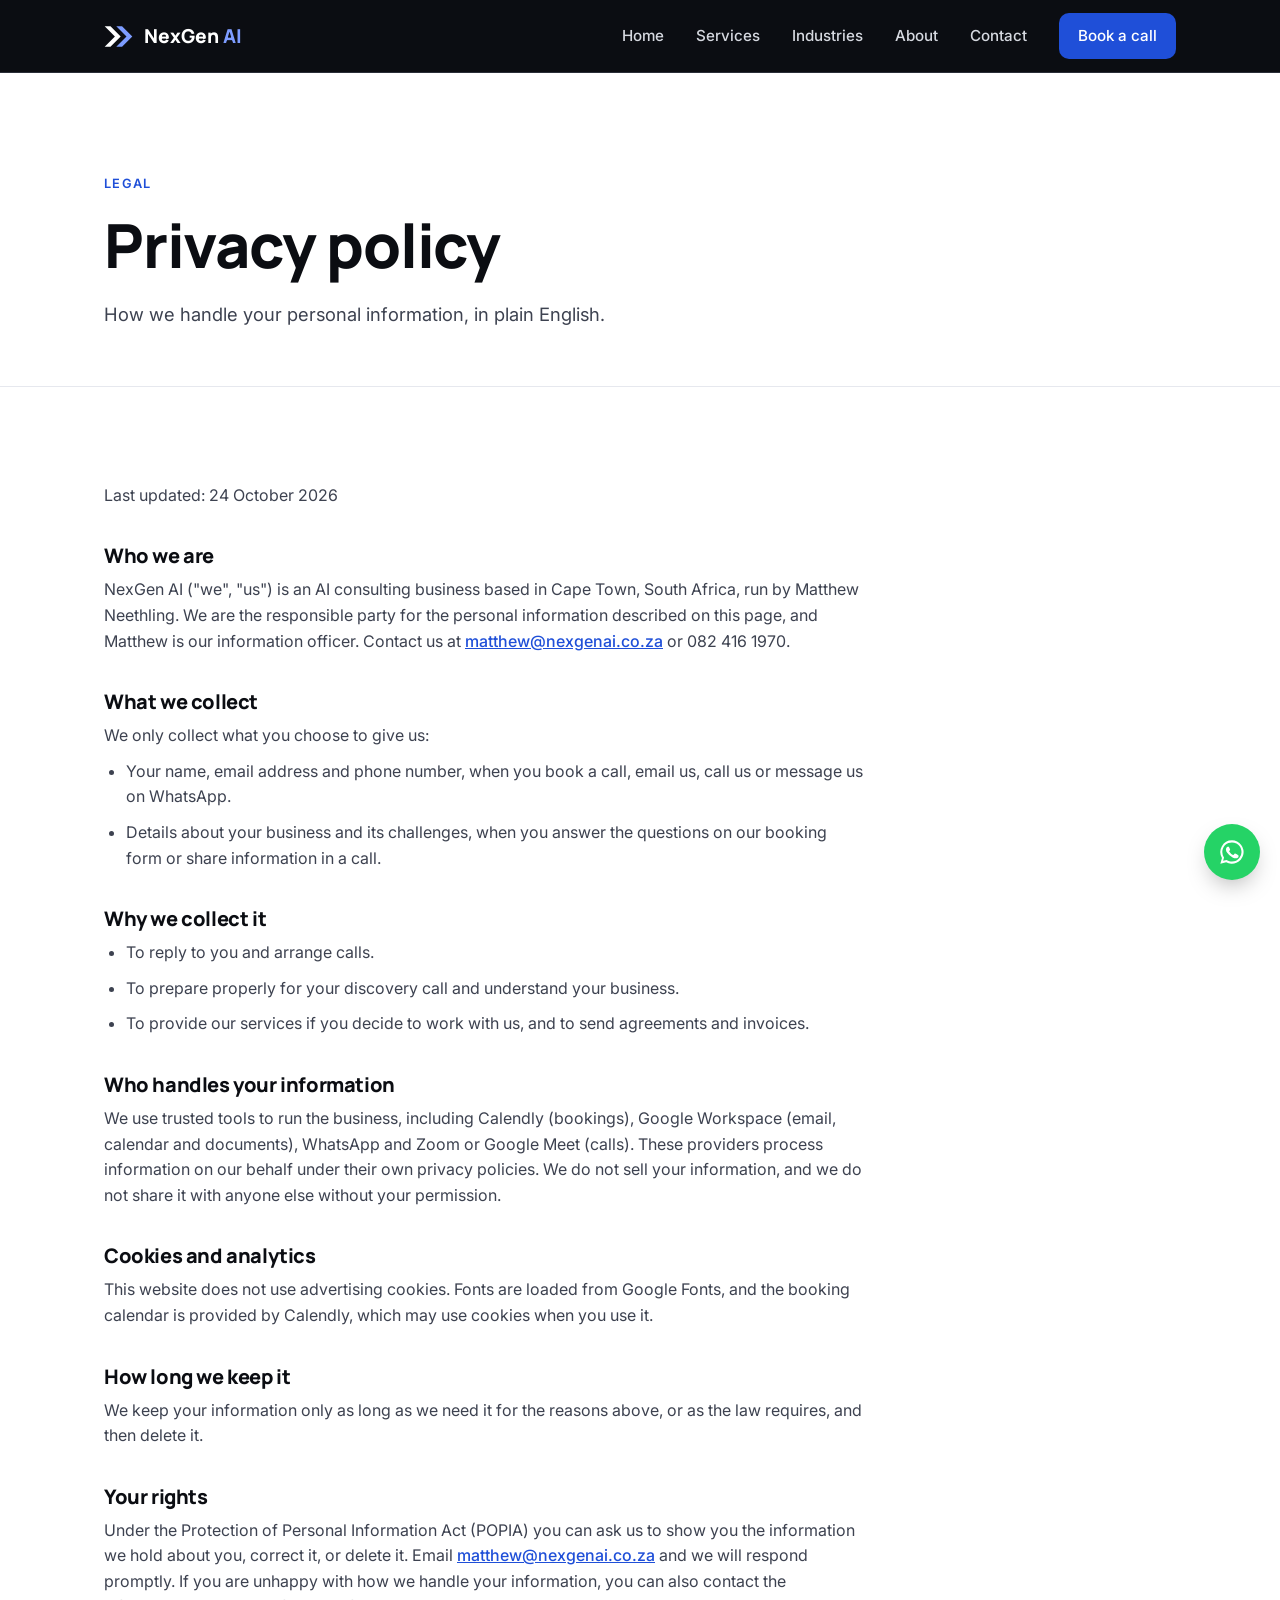
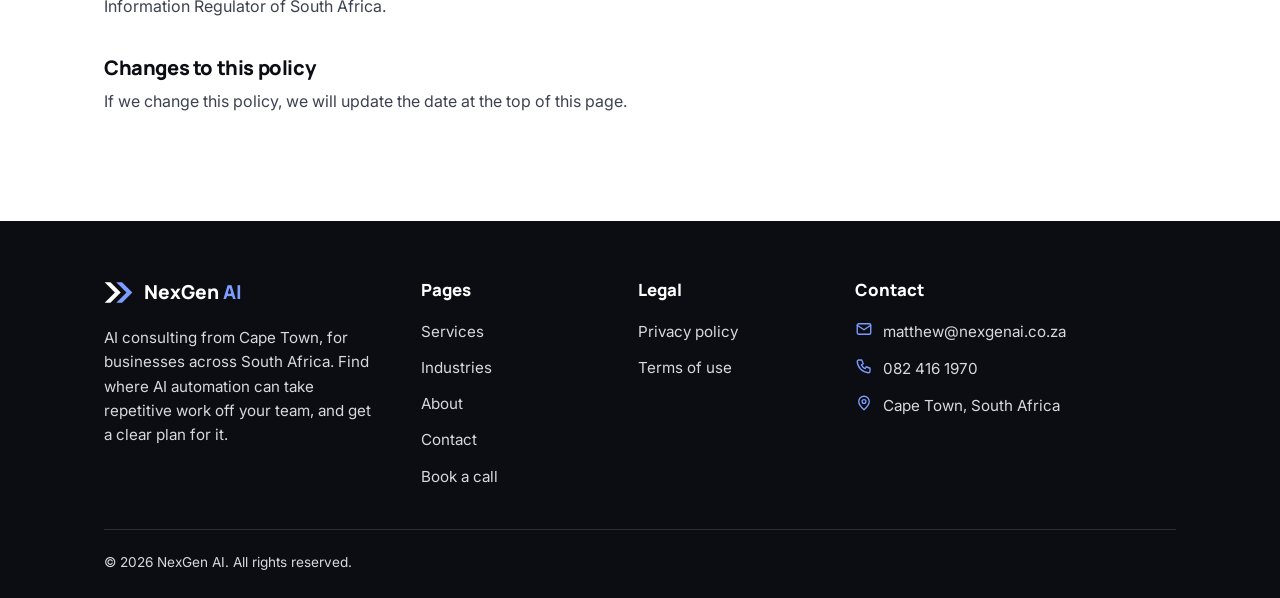
<file: privacy.html>
<!doctype html>
<html lang="en">
<head>
  <meta charset="utf-8">
  <meta name="viewport" content="width=device-width, initial-scale=1">
  <title>Privacy policy | NexGen AI</title>
  <meta name="description" content="How NexGen AI collects, uses and protects your personal information under POPIA.">
  <link rel="preconnect" href="https://fonts.googleapis.com">
  <link rel="preconnect" href="https://fonts.gstatic.com" crossorigin>
  <link href="https://fonts.googleapis.com/css2?family=Inter:wght@400;500;600&family=Manrope:wght@700;800&display=swap" rel="stylesheet">
  <link rel="icon" href="assets/favicon.svg" type="image/svg+xml">
  <link rel="stylesheet" href="styles.css?v=24">
  <link rel="stylesheet" href="theme-test.css?v=24">
  <script src="main.js?v=3" defer></script>
  <link rel="canonical" href="https://nexgenai.co.za/privacy.html">
</head>
<body>

<header class="site-header">
  <nav class="wrap nav" aria-label="Main">
    <a href="index.html" class="logo"><svg class="logo-mark" viewBox="0 0 44 36" aria-hidden="true"><path d="M1 3H9.5L24.5 18L9.5 33H1L16 18Z" class="chev-a block"/><path d="M18 3H26.5L41.5 18L26.5 33H18L33 18Z" class="chev-b block"/></svg><span>NexGen <span class="ai">AI</span></span></a>
    <button class="nav-toggle" aria-label="Open menu" aria-expanded="false"><span></span><span></span><span></span></button>
    <ul class="nav-links">
      <li><a href="index.html">Home</a></li>
      <li><a href="services.html">Services</a></li>
      <li><a href="index.html#industries">Industries</a></li>
      <li><a href="about.html">About</a></li>
      <li><a href="contact.html">Contact</a></li>
      <li><a href="book.html" class="btn btn-primary btn-sm">Book a call</a></li>
    </ul>
  </nav>
</header>
<main>
<section class="page-hero">
  <div class="wrap">
    <span class="eyebrow">Legal</span>
    <h1>Privacy policy</h1>
    <p class="lead">How we handle your personal information, in plain English.</p>
  </div>
</section>
<section>
  <div class="wrap legal">
    <p class="legal-date">Last updated: 24 October 2026</p>
    <h2>Who we are</h2>
    <p>NexGen AI ("we", "us") is an AI consulting business based in Cape Town, South Africa, run by Matthew Neethling. We are the responsible party for the personal information described on this page, and Matthew is our information officer. Contact us at <a href="mailto:matthew@nexgenai.co.za">matthew@nexgenai.co.za</a> or 082 416 1970.</p>
    <h2>What we collect</h2>
    <p>We only collect what you choose to give us:</p>
    <ul>
      <li>Your name, email address and phone number, when you book a call, email us, call us or message us on WhatsApp.</li>
      <li>Details about your business and its challenges, when you answer the questions on our booking form or share information in a call.</li>
    </ul>
    <h2>Why we collect it</h2>
    <ul>
      <li>To reply to you and arrange calls.</li>
      <li>To prepare properly for your discovery call and understand your business.</li>
      <li>To provide our services if you decide to work with us, and to send agreements and invoices.</li>
    </ul>
    <h2>Who handles your information</h2>
    <p>We use trusted tools to run the business, including Calendly (bookings), Google Workspace (email, calendar and documents), WhatsApp and Zoom or Google Meet (calls). These providers process information on our behalf under their own privacy policies. We do not sell your information, and we do not share it with anyone else without your permission.</p>
    <h2>Cookies and analytics</h2>
    <p>This website does not use advertising cookies. Fonts are loaded from Google Fonts, and the booking calendar is provided by Calendly, which may use cookies when you use it.</p>
    <h2>How long we keep it</h2>
    <p>We keep your information only as long as we need it for the reasons above, or as the law requires, and then delete it.</p>
    <h2>Your rights</h2>
    <p>Under the Protection of Personal Information Act (POPIA) you can ask us to show you the information we hold about you, correct it, or delete it. Email <a href="mailto:matthew@nexgenai.co.za">matthew@nexgenai.co.za</a> and we will respond promptly. If you are unhappy with how we handle your information, you can also contact the Information Regulator of South Africa.</p>
    <h2>Changes to this policy</h2>
    <p>If we change this policy, we will update the date at the top of this page.</p>
  </div>
</section>
</main>
<footer class="site-footer">
  <div class="wrap">
    <div class="footer-cols">
      <div class="fcol fcol-brand">
        <a href="index.html" class="logo"><svg class="logo-mark" viewBox="0 0 44 36" aria-hidden="true"><path d="M1 3H9.5L24.5 18L9.5 33H1L16 18Z" class="chev-a block"/><path d="M18 3H26.5L41.5 18L26.5 33H18L33 18Z" class="chev-b block"/></svg><span>NexGen <span class="ai">AI</span></span></a>
        <p>AI consulting from Cape Town, for businesses across South Africa. Find where AI automation can take repetitive work off your team, and get a clear plan for it.</p>
      </div>
      <div class="fcol">
        <h4>Pages</h4>
        <ul><li><a href="services.html">Services</a></li><li><a href="index.html#industries">Industries</a></li><li><a href="about.html">About</a></li><li><a href="contact.html">Contact</a></li><li><a href="book.html">Book a call</a></li></ul>
      </div>
      <div class="fcol">
        <h4>Legal</h4>
        <ul><li><a href="privacy.html">Privacy policy</a></li><li><a href="terms.html">Terms of use</a></li></ul>
      </div>
      <div class="fcol">
        <h4>Contact</h4>
        <ul class="fcontact"><li><a href="mailto:matthew@nexgenai.co.za" aria-label="Email"><svg class="ficon" viewBox="0 0 24 24" aria-hidden="true"><rect x="3" y="5" width="18" height="14" rx="2"/><path d="m3 7 9 6 9-6"/></svg><span>matthew@<wbr>nexgenai.co.za</span></a></li><li><a href="tel:+27824161970" aria-label="Phone"><svg class="ficon" viewBox="0 0 24 24" aria-hidden="true"><path d="M5 4h4l2 5-2.5 1.5a11 11 0 0 0 5 5L15 13l5 2v4a2 2 0 0 1-2 2A16 16 0 0 1 3 6a2 2 0 0 1 2-2z"/></svg><span>082 416 1970</span></a></li><li><span class="floc" aria-label="Location"><svg class="ficon" viewBox="0 0 24 24" aria-hidden="true"><path d="M12 21s-7-6.2-7-11a7 7 0 0 1 14 0c0 4.8-7 11-7 11z"/><circle cx="12" cy="10" r="2.5"/></svg><span>Cape Town, South Africa</span></span></li></ul>
      </div>
    </div>
    <div class="footer-bottom"><span>© <span data-year>2026</span> NexGen AI. All rights reserved.</span></div>
  </div>
</footer>
<a class="wa-float" href="https://wa.me/27824161970" target="_blank" rel="noopener" aria-label="Chat on WhatsApp"><svg viewBox="0 0 24 24" aria-hidden="true"><path fill="#fff" d="M12 2a10 10 0 0 0-8.6 15.1L2 22l5-1.3A10 10 0 1 0 12 2zm0 18.2c-1.5 0-3-.4-4.3-1.2l-.3-.2-3 .8.8-2.9-.2-.3A8.2 8.2 0 1 1 12 20.2zm4.5-6.1c-.2-.1-1.5-.7-1.7-.8-.2-.1-.4-.1-.6.1l-.8 1c-.1.2-.3.2-.5.1a6.7 6.7 0 0 1-3.3-2.9c-.3-.4.2-.4.7-1.4.1-.2 0-.3 0-.5l-.8-1.8c-.2-.5-.4-.4-.6-.4h-.5a1 1 0 0 0-.7.3 3 3 0 0 0-.9 2.2 5.2 5.2 0 0 0 1.1 2.7 11.9 11.9 0 0 0 4.6 4c1.7.7 2.4.8 3.2.7.5-.1 1.5-.6 1.8-1.2.2-.6.2-1.1.1-1.2l-.4-.3z"/></svg></a>
</body>
</html>
</file>
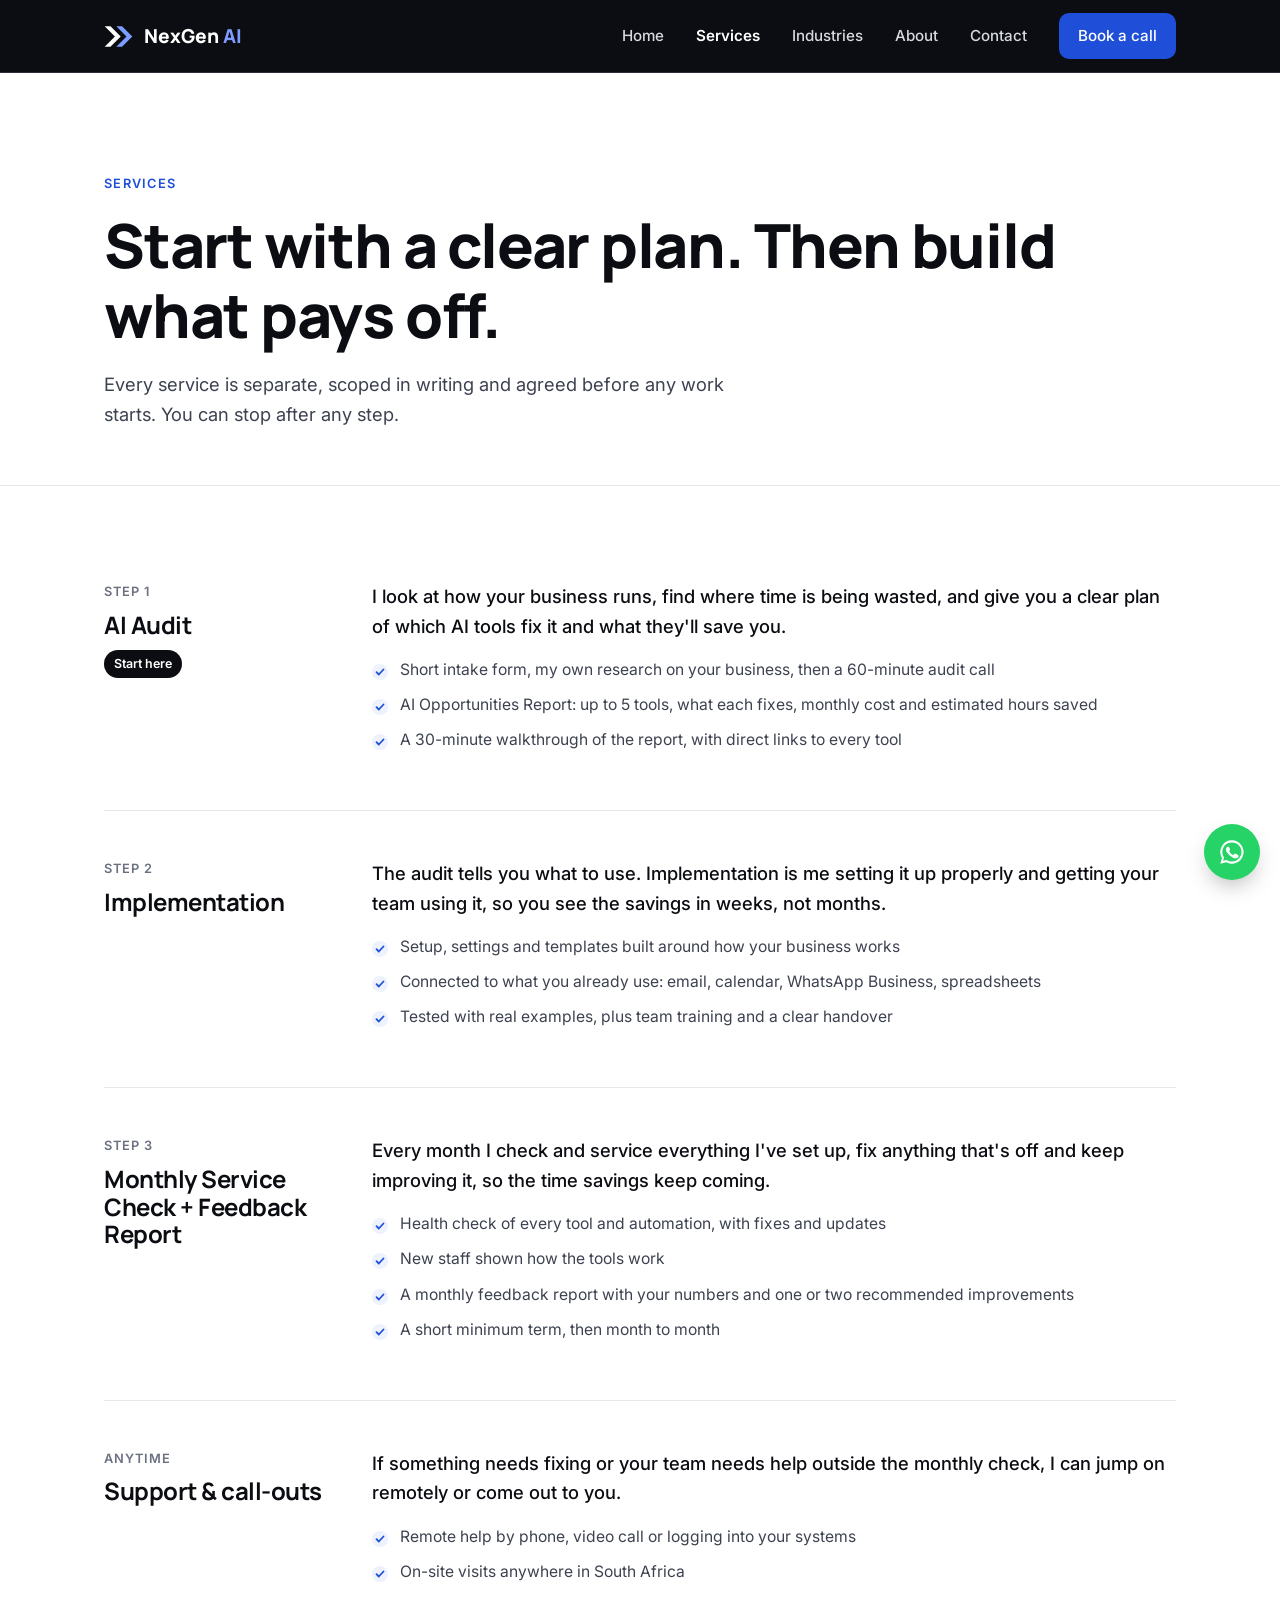
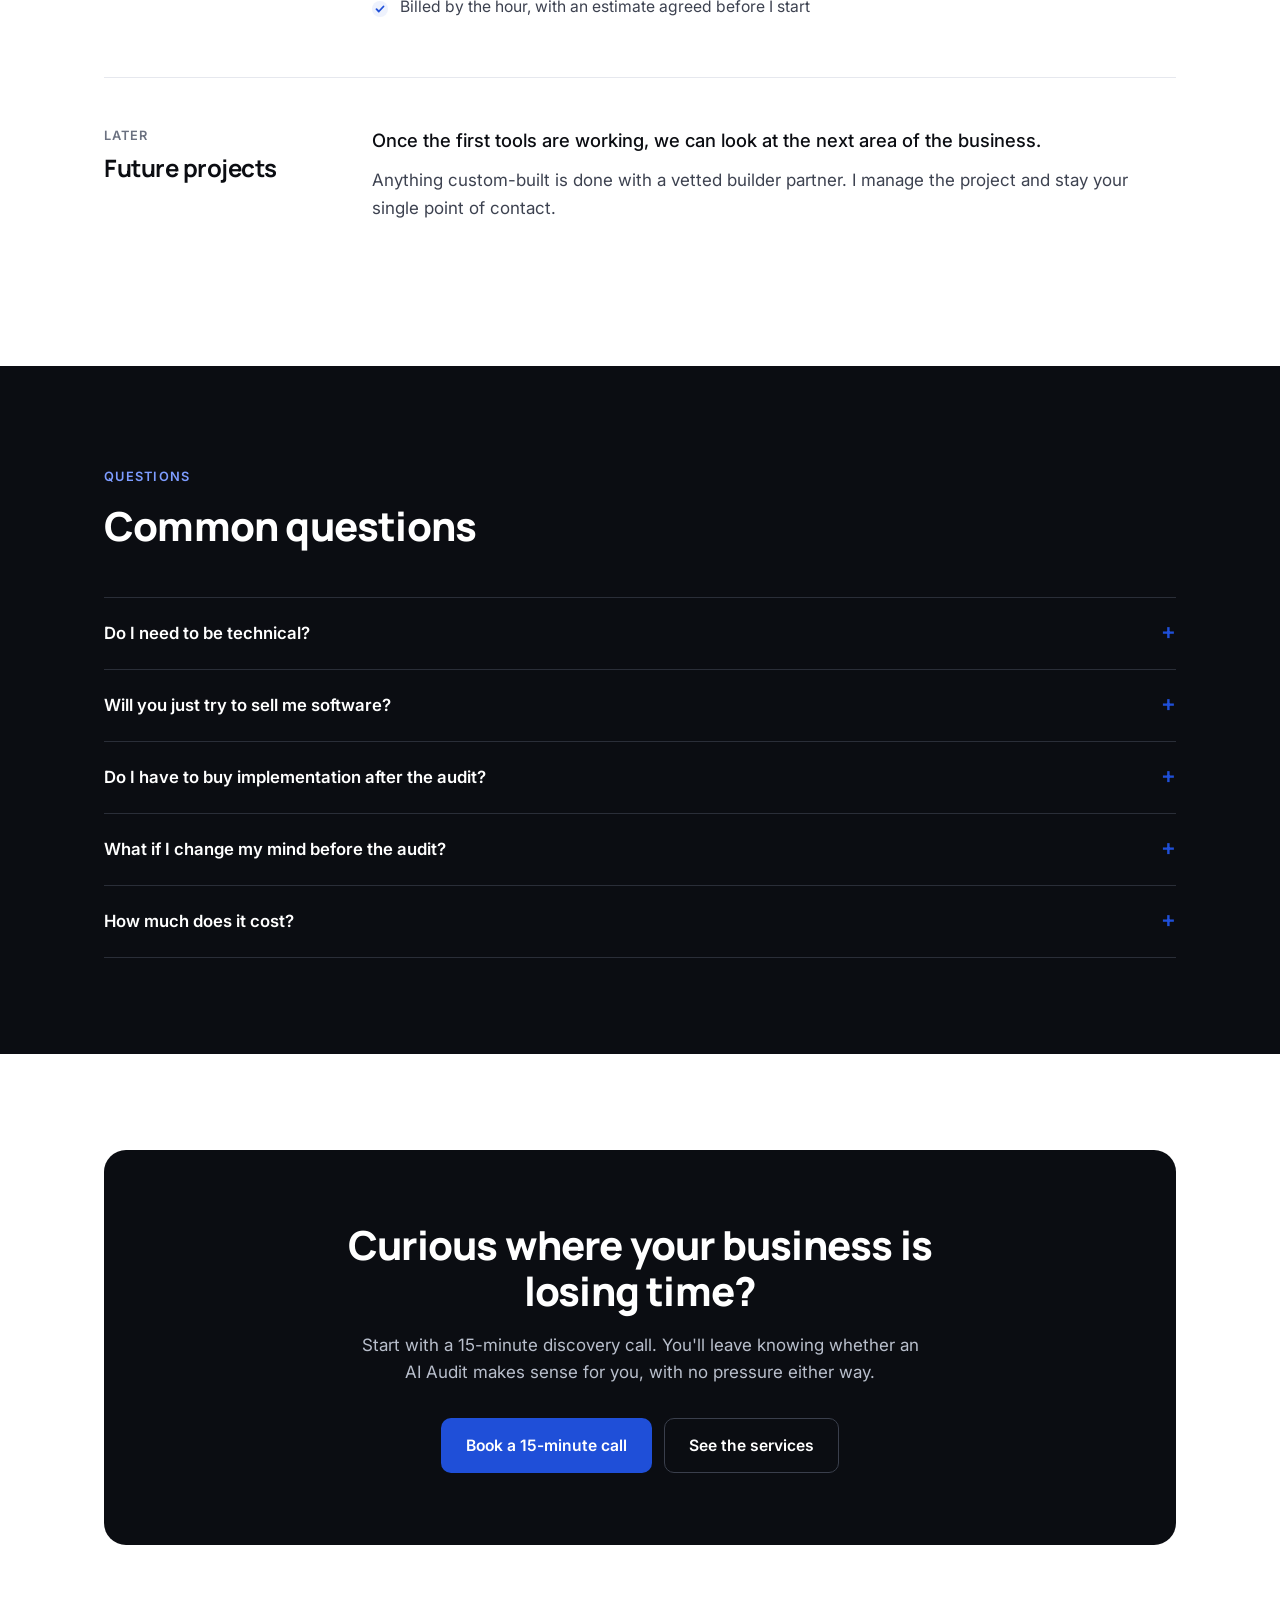
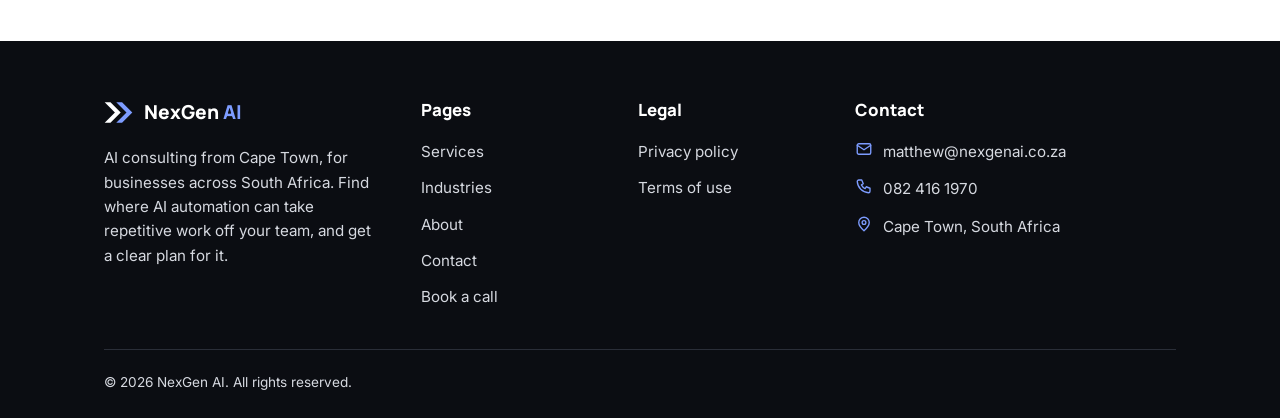
<file: services.html>
<!doctype html>
<html lang="en">
<head>
  <meta charset="utf-8">
  <meta name="viewport" content="width=device-width, initial-scale=1">
  <title>Services | NexGen AI</title>
  <meta name="description" content="AI Audit, Implementation, Monthly Service Check and support. Each step is separate, agreed upfront and built around your business.">
  <link rel="preconnect" href="https://fonts.googleapis.com">
  <link rel="preconnect" href="https://fonts.gstatic.com" crossorigin>
  <link href="https://fonts.googleapis.com/css2?family=Inter:wght@400;500;600&family=Manrope:wght@700;800&display=swap" rel="stylesheet">
  <link rel="icon" href="assets/favicon.svg" type="image/svg+xml">
  <link rel="stylesheet" href="styles.css?v=24">
  <link rel="stylesheet" href="theme-test.css?v=24">
  <script src="main.js?v=3" defer></script>
  <link rel="canonical" href="https://nexgenai.co.za/services.html">
</head>
<body>
<header class="site-header">
  <nav class="wrap nav" aria-label="Main">
    <a href="index.html" class="logo"><svg class="logo-mark" viewBox="0 0 44 36" aria-hidden="true"><path d="M1 3H9.5L24.5 18L9.5 33H1L16 18Z" class="chev-a block"/><path d="M18 3H26.5L41.5 18L26.5 33H18L33 18Z" class="chev-b block"/></svg><span>NexGen <span class="ai">AI</span></span></a>
    <button class="nav-toggle" aria-label="Open menu" aria-expanded="false"><span></span><span></span><span></span></button>
    <ul class="nav-links">
      <li><a href="index.html">Home</a></li>
      <li><a href="services.html" class="active" aria-current="page">Services</a></li>
      <li><a href="index.html#industries">Industries</a></li>
      <li><a href="about.html">About</a></li>
      <li><a href="contact.html">Contact</a></li>
      <li><a href="book.html" class="btn btn-primary btn-sm">Book a call</a></li>
    </ul>
  </nav>
</header>
<main>
<section class="page-hero">
  <div class="wrap">
    <span class="eyebrow">Services</span>
    <h1>Start with a clear plan. Then build what pays off.</h1>
    <p class="lead">Every service is separate, scoped in writing and agreed before any work starts. You can stop after any step.</p>
  </div>
</section>

<section>
  <div class="wrap">
    <div class="service">
      <div class="service-label"><div class="step">Step 1</div><h3>AI Audit</h3><span class="badge">Start here</span></div>
      <div class="service-body">
        <p class="quote">I look at how your business runs, find where time is being wasted, and give you a clear plan of which AI tools fix it and what they'll save you.</p>
        <ul class="ticks">
          <li>Short intake form, my own research on your business, then a 60-minute audit call</li>
          <li>AI Opportunities Report: up to 5 tools, what each fixes, monthly cost and estimated hours saved</li>
          <li>A 30-minute walkthrough of the report, with direct links to every tool</li>
        </ul>
      </div>
    </div>
    <div class="service">
      <div class="service-label"><div class="step">Step 2</div><h3>Implementation</h3></div>
      <div class="service-body">
        <p class="quote">The audit tells you what to use. Implementation is me setting it up properly and getting your team using it, so you see the savings in weeks, not months.</p>
        <ul class="ticks">
          <li>Setup, settings and templates built around how your business works</li>
          <li>Connected to what you already use: email, calendar, WhatsApp Business, spreadsheets</li>
          <li>Tested with real examples, plus team training and a clear handover</li>
        </ul>
      </div>
    </div>
    <div class="service">
      <div class="service-label"><div class="step">Step 3</div><h3>Monthly Service Check + Feedback Report</h3></div>
      <div class="service-body">
        <p class="quote">Every month I check and service everything I've set up, fix anything that's off and keep improving it, so the time savings keep coming.</p>
        <ul class="ticks">
          <li>Health check of every tool and automation, with fixes and updates</li>
          <li>New staff shown how the tools work</li>
          <li>A monthly feedback report with your numbers and one or two recommended improvements</li>
          <li>A short minimum term, then month to month</li>
        </ul>
      </div>
    </div>
    <div class="service">
      <div class="service-label"><div class="step">Anytime</div><h3>Support &amp; call-outs</h3></div>
      <div class="service-body">
        <p class="quote">If something needs fixing or your team needs help outside the monthly check, I can jump on remotely or come out to you.</p>
        <ul class="ticks">
          <li>Remote help by phone, video call or logging into your systems</li>
          <li>On-site visits anywhere in South Africa</li>
          <li>Billed by the hour, with an estimate agreed before I start</li>
        </ul>
      </div>
    </div>
    <div class="service">
      <div class="service-label"><div class="step">Later</div><h3>Future projects</h3></div>
      <div class="service-body">
        <p class="quote">Once the first tools are working, we can look at the next area of the business.</p>
        <p>Anything custom-built is done with a vetted builder partner. I manage the project and stay your single point of contact.</p>
      </div>
    </div>
  </div>
</section>

<section class="section-soft">
  <div class="wrap">
    <div class="section-head"><span class="eyebrow">Questions</span><h2>Common questions</h2></div>
    <div class="faq">
      <details><summary>Do I need to be technical?</summary><p>No. Everything is explained in plain language, and if you choose implementation, your team is trained on every tool.</p></details>
      <details><summary>Will you just try to sell me software?</summary><p>No. I'm not tied to any tool. If a simple, cheap option does the job, that's what I'll recommend. If AI isn't the right fix, I'll tell you.</p></details>
      <details><summary>Do I have to buy implementation after the audit?</summary><p>No. The report gives you direct links so you can set things up yourself. Implementation is a separate choice, quoted in writing.</p></details>
      <details><summary>What if I change my mind before the audit?</summary><p>If you cancel before the audit starts, you get your money back in full.</p></details>
      <details><summary>How much does it cost?</summary><p>Every business is different, so there's no one-size-fits-all price. We start with a 15-minute discovery call, then I look into your business and how your work flows. Once I can see what fits, I'll give you a clear quote based on your business.</p></details>
    </div>
  </div>
</section>
<section>
  <div class="wrap">
    <div class="cta-band">
      <h2>Curious where your business is losing time?</h2>
      <p>Start with a 15-minute discovery call. You'll leave knowing whether an AI Audit makes sense for you, with no pressure either way.</p>
      <div class="btn-row">
        <a href="book.html" class="btn btn-primary">Book a 15-minute call</a>
        <a href="services.html" class="btn btn-ghost">See the services</a>
      </div>
    </div>
  </div>
</section>
</main>
<footer class="site-footer">
  <div class="wrap">
    <div class="footer-cols">
      <div class="fcol fcol-brand">
        <a href="index.html" class="logo"><svg class="logo-mark" viewBox="0 0 44 36" aria-hidden="true"><path d="M1 3H9.5L24.5 18L9.5 33H1L16 18Z" class="chev-a block"/><path d="M18 3H26.5L41.5 18L26.5 33H18L33 18Z" class="chev-b block"/></svg><span>NexGen <span class="ai">AI</span></span></a>
        <p>AI consulting from Cape Town, for businesses across South Africa. Find where AI automation can take repetitive work off your team, and get a clear plan for it.</p>
      </div>
      <div class="fcol">
        <h4>Pages</h4>
        <ul><li><a href="services.html">Services</a></li><li><a href="index.html#industries">Industries</a></li><li><a href="about.html">About</a></li><li><a href="contact.html">Contact</a></li><li><a href="book.html">Book a call</a></li></ul>
      </div>
      <div class="fcol">
        <h4>Legal</h4>
        <ul><li><a href="privacy.html">Privacy policy</a></li><li><a href="terms.html">Terms of use</a></li></ul>
      </div>
      <div class="fcol">
        <h4>Contact</h4>
        <ul class="fcontact"><li><a href="mailto:matthew@nexgenai.co.za" aria-label="Email"><svg class="ficon" viewBox="0 0 24 24" aria-hidden="true"><rect x="3" y="5" width="18" height="14" rx="2"/><path d="m3 7 9 6 9-6"/></svg><span>matthew@<wbr>nexgenai.co.za</span></a></li><li><a href="tel:+27824161970" aria-label="Phone"><svg class="ficon" viewBox="0 0 24 24" aria-hidden="true"><path d="M5 4h4l2 5-2.5 1.5a11 11 0 0 0 5 5L15 13l5 2v4a2 2 0 0 1-2 2A16 16 0 0 1 3 6a2 2 0 0 1 2-2z"/></svg><span>082 416 1970</span></a></li><li><span class="floc" aria-label="Location"><svg class="ficon" viewBox="0 0 24 24" aria-hidden="true"><path d="M12 21s-7-6.2-7-11a7 7 0 0 1 14 0c0 4.8-7 11-7 11z"/><circle cx="12" cy="10" r="2.5"/></svg><span>Cape Town, South Africa</span></span></li></ul>
      </div>
    </div>
    <div class="footer-bottom"><span>© <span data-year>2026</span> NexGen AI. All rights reserved.</span></div>
  </div>
</footer>
<a class="wa-float" href="https://wa.me/27824161970" target="_blank" rel="noopener" aria-label="Chat on WhatsApp"><svg viewBox="0 0 24 24" aria-hidden="true"><path fill="#fff" d="M12 2a10 10 0 0 0-8.6 15.1L2 22l5-1.3A10 10 0 1 0 12 2zm0 18.2c-1.5 0-3-.4-4.3-1.2l-.3-.2-3 .8.8-2.9-.2-.3A8.2 8.2 0 1 1 12 20.2zm4.5-6.1c-.2-.1-1.5-.7-1.7-.8-.2-.1-.4-.1-.6.1l-.8 1c-.1.2-.3.2-.5.1a6.7 6.7 0 0 1-3.3-2.9c-.3-.4.2-.4.7-1.4.1-.2 0-.3 0-.5l-.8-1.8c-.2-.5-.4-.4-.6-.4h-.5a1 1 0 0 0-.7.3 3 3 0 0 0-.9 2.2 5.2 5.2 0 0 0 1.1 2.7 11.9 11.9 0 0 0 4.6 4c1.7.7 2.4.8 3.2.7.5-.1 1.5-.6 1.8-1.2.2-.6.2-1.1.1-1.2l-.4-.3z"/></svg></a>
</body>
</html>
</file>
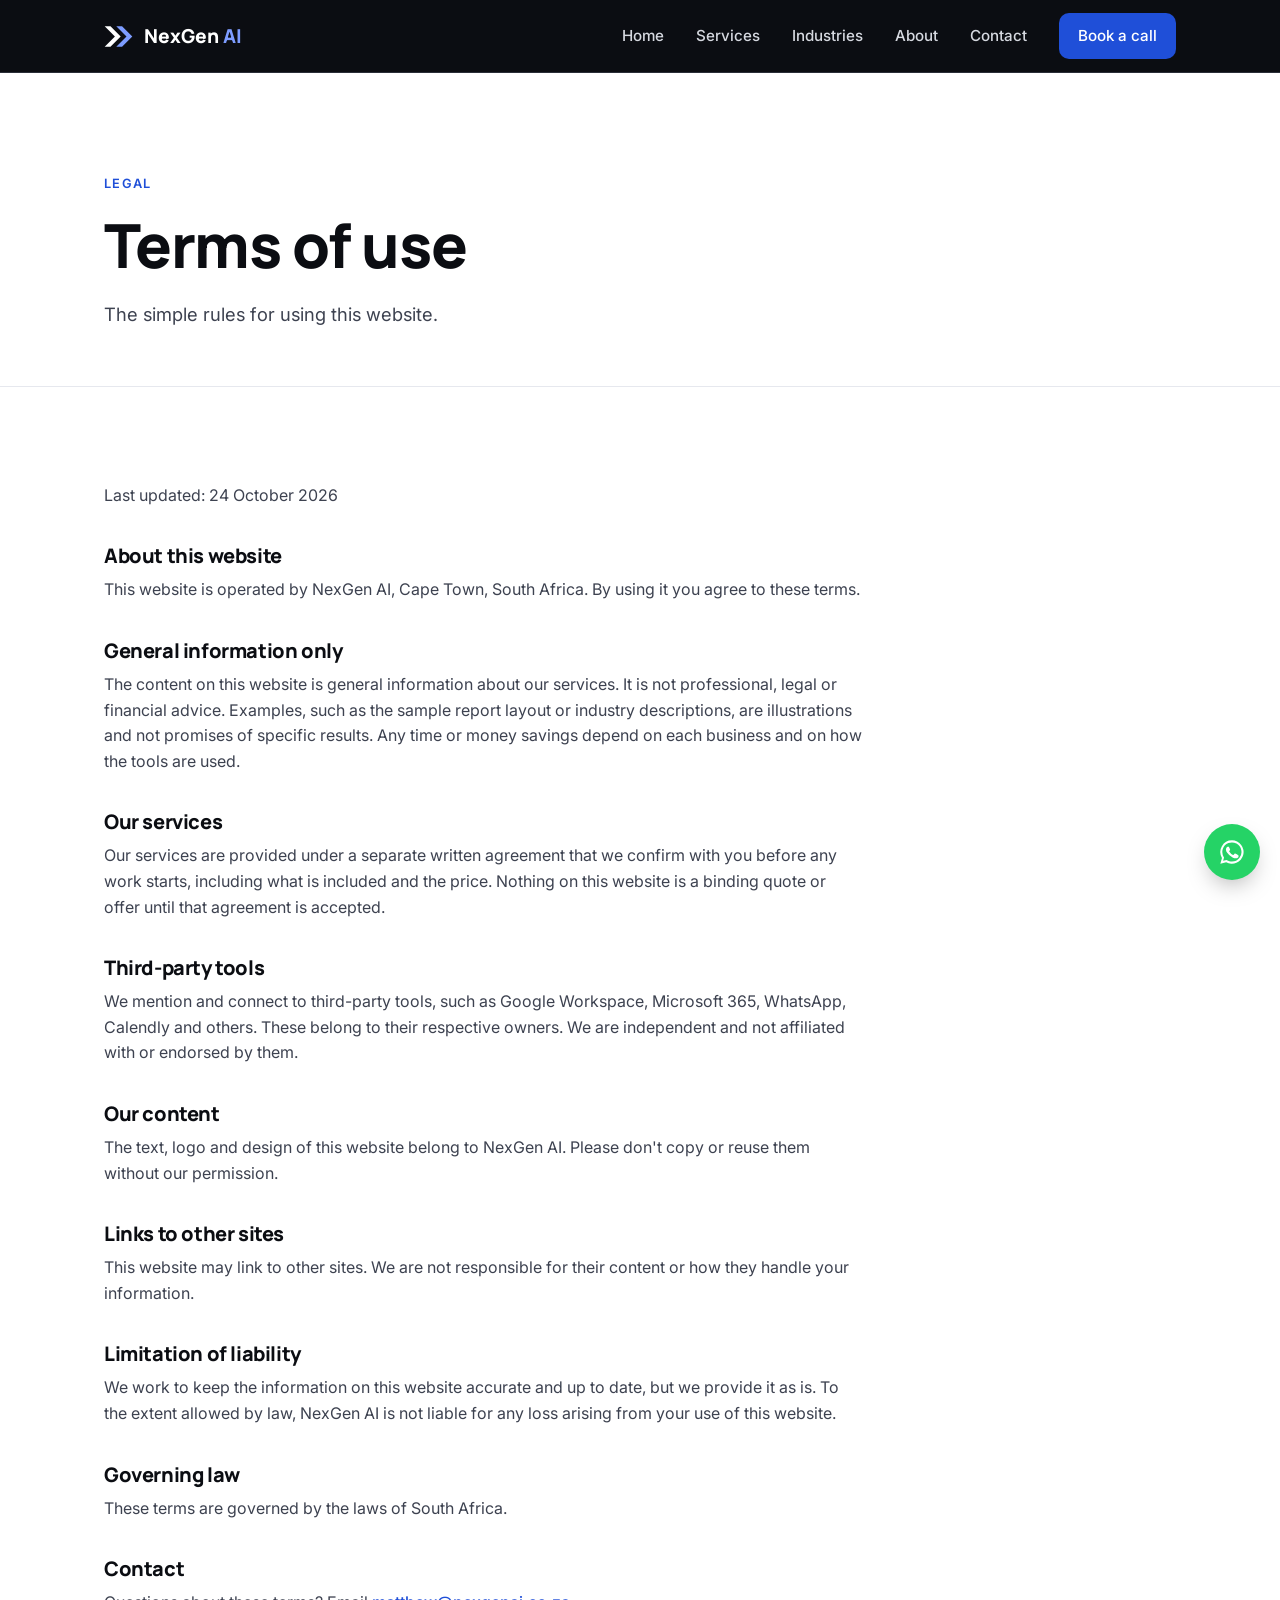
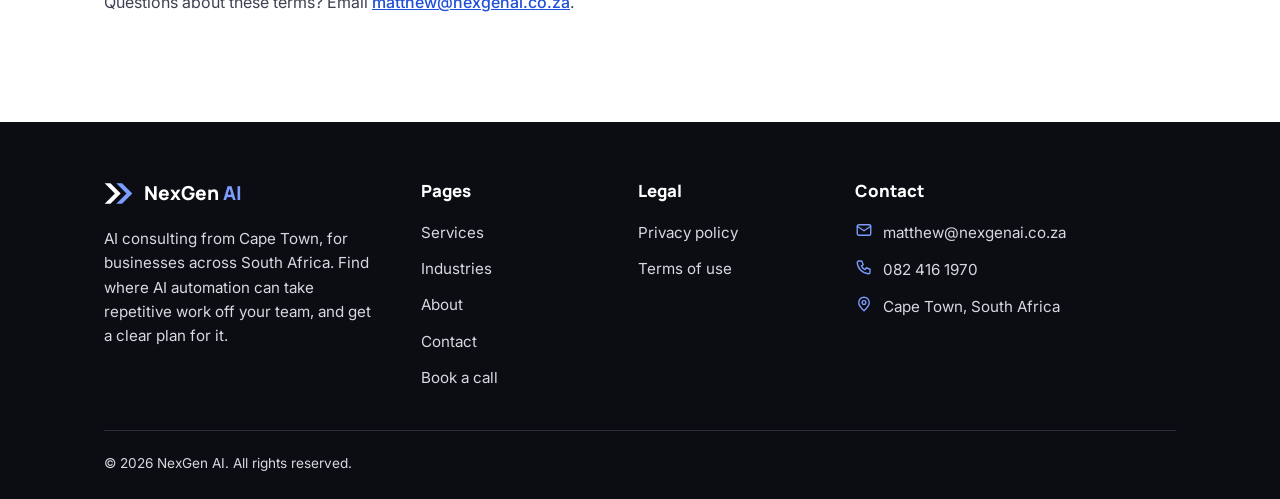
<file: terms.html>
<!doctype html>
<html lang="en">
<head>
  <meta charset="utf-8">
  <meta name="viewport" content="width=device-width, initial-scale=1">
  <title>Terms of use | NexGen AI</title>
  <meta name="description" content="The terms for using the NexGen AI website.">
  <link rel="preconnect" href="https://fonts.googleapis.com">
  <link rel="preconnect" href="https://fonts.gstatic.com" crossorigin>
  <link href="https://fonts.googleapis.com/css2?family=Inter:wght@400;500;600&family=Manrope:wght@700;800&display=swap" rel="stylesheet">
  <link rel="icon" href="assets/favicon.svg" type="image/svg+xml">
  <link rel="stylesheet" href="styles.css?v=24">
  <link rel="stylesheet" href="theme-test.css?v=24">
  <script src="main.js?v=3" defer></script>
  <link rel="canonical" href="https://nexgenai.co.za/terms.html">
</head>
<body>

<header class="site-header">
  <nav class="wrap nav" aria-label="Main">
    <a href="index.html" class="logo"><svg class="logo-mark" viewBox="0 0 44 36" aria-hidden="true"><path d="M1 3H9.5L24.5 18L9.5 33H1L16 18Z" class="chev-a block"/><path d="M18 3H26.5L41.5 18L26.5 33H18L33 18Z" class="chev-b block"/></svg><span>NexGen <span class="ai">AI</span></span></a>
    <button class="nav-toggle" aria-label="Open menu" aria-expanded="false"><span></span><span></span><span></span></button>
    <ul class="nav-links">
      <li><a href="index.html">Home</a></li>
      <li><a href="services.html">Services</a></li>
      <li><a href="index.html#industries">Industries</a></li>
      <li><a href="about.html">About</a></li>
      <li><a href="contact.html">Contact</a></li>
      <li><a href="book.html" class="btn btn-primary btn-sm">Book a call</a></li>
    </ul>
  </nav>
</header>
<main>
<section class="page-hero">
  <div class="wrap">
    <span class="eyebrow">Legal</span>
    <h1>Terms of use</h1>
    <p class="lead">The simple rules for using this website.</p>
  </div>
</section>
<section>
  <div class="wrap legal">
    <p class="legal-date">Last updated: 24 October 2026</p>
    <h2>About this website</h2>
    <p>This website is operated by NexGen AI, Cape Town, South Africa. By using it you agree to these terms.</p>
    <h2>General information only</h2>
    <p>The content on this website is general information about our services. It is not professional, legal or financial advice. Examples, such as the sample report layout or industry descriptions, are illustrations and not promises of specific results. Any time or money savings depend on each business and on how the tools are used.</p>
    <h2>Our services</h2>
    <p>Our services are provided under a separate written agreement that we confirm with you before any work starts, including what is included and the price. Nothing on this website is a binding quote or offer until that agreement is accepted.</p>
    <h2>Third-party tools</h2>
    <p>We mention and connect to third-party tools, such as Google Workspace, Microsoft 365, WhatsApp, Calendly and others. These belong to their respective owners. We are independent and not affiliated with or endorsed by them.</p>
    <h2>Our content</h2>
    <p>The text, logo and design of this website belong to NexGen AI. Please don't copy or reuse them without our permission.</p>
    <h2>Links to other sites</h2>
    <p>This website may link to other sites. We are not responsible for their content or how they handle your information.</p>
    <h2>Limitation of liability</h2>
    <p>We work to keep the information on this website accurate and up to date, but we provide it as is. To the extent allowed by law, NexGen AI is not liable for any loss arising from your use of this website.</p>
    <h2>Governing law</h2>
    <p>These terms are governed by the laws of South Africa.</p>
    <h2>Contact</h2>
    <p>Questions about these terms? Email <a href="mailto:matthew@nexgenai.co.za">matthew@nexgenai.co.za</a>.</p>
  </div>
</section>
</main>
<footer class="site-footer">
  <div class="wrap">
    <div class="footer-cols">
      <div class="fcol fcol-brand">
        <a href="index.html" class="logo"><svg class="logo-mark" viewBox="0 0 44 36" aria-hidden="true"><path d="M1 3H9.5L24.5 18L9.5 33H1L16 18Z" class="chev-a block"/><path d="M18 3H26.5L41.5 18L26.5 33H18L33 18Z" class="chev-b block"/></svg><span>NexGen <span class="ai">AI</span></span></a>
        <p>AI consulting from Cape Town, for businesses across South Africa. Find where AI automation can take repetitive work off your team, and get a clear plan for it.</p>
      </div>
      <div class="fcol">
        <h4>Pages</h4>
        <ul><li><a href="services.html">Services</a></li><li><a href="index.html#industries">Industries</a></li><li><a href="about.html">About</a></li><li><a href="contact.html">Contact</a></li><li><a href="book.html">Book a call</a></li></ul>
      </div>
      <div class="fcol">
        <h4>Legal</h4>
        <ul><li><a href="privacy.html">Privacy policy</a></li><li><a href="terms.html">Terms of use</a></li></ul>
      </div>
      <div class="fcol">
        <h4>Contact</h4>
        <ul class="fcontact"><li><a href="mailto:matthew@nexgenai.co.za" aria-label="Email"><svg class="ficon" viewBox="0 0 24 24" aria-hidden="true"><rect x="3" y="5" width="18" height="14" rx="2"/><path d="m3 7 9 6 9-6"/></svg><span>matthew@<wbr>nexgenai.co.za</span></a></li><li><a href="tel:+27824161970" aria-label="Phone"><svg class="ficon" viewBox="0 0 24 24" aria-hidden="true"><path d="M5 4h4l2 5-2.5 1.5a11 11 0 0 0 5 5L15 13l5 2v4a2 2 0 0 1-2 2A16 16 0 0 1 3 6a2 2 0 0 1 2-2z"/></svg><span>082 416 1970</span></a></li><li><span class="floc" aria-label="Location"><svg class="ficon" viewBox="0 0 24 24" aria-hidden="true"><path d="M12 21s-7-6.2-7-11a7 7 0 0 1 14 0c0 4.8-7 11-7 11z"/><circle cx="12" cy="10" r="2.5"/></svg><span>Cape Town, South Africa</span></span></li></ul>
      </div>
    </div>
    <div class="footer-bottom"><span>© <span data-year>2026</span> NexGen AI. All rights reserved.</span></div>
  </div>
</footer>
<a class="wa-float" href="https://wa.me/27824161970" target="_blank" rel="noopener" aria-label="Chat on WhatsApp"><svg viewBox="0 0 24 24" aria-hidden="true"><path fill="#fff" d="M12 2a10 10 0 0 0-8.6 15.1L2 22l5-1.3A10 10 0 1 0 12 2zm0 18.2c-1.5 0-3-.4-4.3-1.2l-.3-.2-3 .8.8-2.9-.2-.3A8.2 8.2 0 1 1 12 20.2zm4.5-6.1c-.2-.1-1.5-.7-1.7-.8-.2-.1-.4-.1-.6.1l-.8 1c-.1.2-.3.2-.5.1a6.7 6.7 0 0 1-3.3-2.9c-.3-.4.2-.4.7-1.4.1-.2 0-.3 0-.5l-.8-1.8c-.2-.5-.4-.4-.6-.4h-.5a1 1 0 0 0-.7.3 3 3 0 0 0-.9 2.2 5.2 5.2 0 0 0 1.1 2.7 11.9 11.9 0 0 0 4.6 4c1.7.7 2.4.8 3.2.7.5-.1 1.5-.6 1.8-1.2.2-.6.2-1.1.1-1.2l-.4-.3z"/></svg></a>
</body>
</html>
</file>
<file: styles.css>
/* NexGen AI — website styles */
:root {
  --ink: #0b0d12;
  --ink-soft: #3d4250;
  --muted: #6b7180;
  --line: #e6e8ee;
  --bg: #ffffff;
  --bg-soft: #f6f7fa;
  --accent: #1f4fd8;
  --accent-dark: #163aa3;
  --accent-tint: #eef2fd;
  --radius: 14px;
  --max: 1120px;
}

* { box-sizing: border-box; margin: 0; padding: 0; }
html { scroll-behavior: smooth; }
body {
  font-family: "Inter", system-ui, -apple-system, sans-serif;
  color: var(--ink);
  background: var(--bg);
  line-height: 1.6;
  font-size: 17px;
  -webkit-font-smoothing: antialiased;
}
img { max-width: 100%; display: block; }
a { color: inherit; }

.wrap { max-width: var(--max); margin: 0 auto; padding: 0 24px; }

h1, h2, h3 { font-family: "Manrope", "Inter", sans-serif; line-height: 1.15; letter-spacing: -0.02em; }
h1 { font-size: clamp(2.3rem, 5.2vw, 3.8rem); font-weight: 800; }
h2 { font-size: clamp(1.7rem, 3.4vw, 2.5rem); font-weight: 800; }
h3 { font-size: 1.2rem; font-weight: 700; }
p.lead { font-size: 1.15rem; color: var(--ink-soft); max-width: 640px; }
.eyebrow {
  display: inline-block; font-size: 0.8rem; font-weight: 600; letter-spacing: 0.1em;
  text-transform: uppercase; color: var(--accent); margin-bottom: 16px;
}

/* Header */
.site-header {
  position: sticky; top: 0; z-index: 50;
  background: rgba(255, 255, 255, 0.92); backdrop-filter: blur(10px);
  border-bottom: 1px solid var(--line);
}
.nav { display: flex; align-items: center; justify-content: space-between; height: 72px; }
.logo { display: flex; align-items: center; gap: 10px; text-decoration: none; font-family: "Manrope", sans-serif; font-weight: 800; font-size: 1.2rem; }
.logo-mark { width: 30px; height: 25px; flex: none; }
.logo-mark path { fill: none; stroke-width: 6; stroke-linecap: round; stroke-linejoin: round; }
.logo-mark .chev-a { stroke: var(--ink); }
.logo-mark .chev-b { stroke: var(--accent); }
.logo span.ai { color: var(--accent); }
.nav-links { display: flex; align-items: center; gap: 32px; list-style: none; }
.nav-links a { text-decoration: none; font-size: 0.95rem; font-weight: 500; color: var(--ink-soft); }
.nav-links a:hover, .nav-links a.active { color: var(--ink); }
.nav-links a.active { font-weight: 600; }
.nav-toggle { display: none; background: none; border: 0; cursor: pointer; padding: 8px; }
.nav-toggle span { display: block; width: 22px; height: 2px; background: var(--ink); margin: 5px 0; }

/* Buttons */
.btn {
  display: inline-flex; align-items: center; gap: 8px; padding: 14px 24px; border-radius: 10px;
  font-weight: 600; font-size: 0.98rem; text-decoration: none; transition: 0.15s ease; border: 1.5px solid transparent;
}
.btn-primary { background: var(--accent); color: #fff; }
.btn-primary:hover { background: var(--accent-dark); }
.btn-ghost { border-color: var(--line); color: var(--ink); background: #fff; }
.btn-ghost:hover { border-color: var(--ink); }
.btn-sm { padding: 10px 18px; font-size: 0.9rem; }
.btn-row { display: flex; flex-wrap: wrap; gap: 12px; margin-top: 32px; }

/* Sections */
section { padding: 96px 0; }
.section-soft { background: var(--bg-soft); }
.section-head { max-width: 680px; margin-bottom: 48px; }
.section-head p { color: var(--ink-soft); margin-top: 14px; font-size: 1.08rem; }

.hero { padding: 120px 0 96px; }
.hero h1 { max-width: 860px; }
.hero h1 em { font-style: normal; color: var(--accent); }
.hero p.lead { margin-top: 24px; }
.hero-note { margin-top: 20px; font-size: 0.9rem; color: var(--muted); }

.page-hero { padding: 96px 0 56px; border-bottom: 1px solid var(--line); }
.page-hero p.lead { margin-top: 20px; }

/* Grids & cards */
.grid { display: grid; gap: 20px; }
.grid-3 { grid-template-columns: repeat(3, 1fr); }
.grid-2 { grid-template-columns: repeat(2, 1fr); }
.grid-4 { grid-template-columns: repeat(4, 1fr); }
.card {
  background: #fff; border: 1px solid var(--line); border-radius: var(--radius); padding: 32px;
}
.card h3 { margin-bottom: 10px; }
.card p { color: var(--ink-soft); font-size: 0.98rem; }
.card .num {
  font-family: "Manrope", sans-serif; font-weight: 800; font-size: 0.85rem; color: var(--accent);
  background: var(--accent-tint); width: 36px; height: 36px; border-radius: 9px;
  display: grid; place-items: center; margin-bottom: 20px;
}
.question { font-family: "Manrope", sans-serif; font-weight: 700; font-size: 1.15rem; line-height: 1.4; }

.ticks { list-style: none; margin-top: 16px; }
.ticks li { position: relative; padding-left: 28px; margin: 10px 0; color: var(--ink-soft); font-size: 0.98rem; }
.ticks li::before {
  content: ""; position: absolute; left: 0; top: 7px; width: 16px; height: 16px; border-radius: 50%;
  background: var(--accent-tint) url("data:image/svg+xml,%3Csvg xmlns='http://www.w3.org/2000/svg' viewBox='0 0 16 16'%3E%3Cpath d='M4.5 8.2l2.3 2.3 4.7-5' fill='none' stroke='%231f4fd8' stroke-width='1.8' stroke-linecap='round' stroke-linejoin='round'/%3E%3C/svg%3E") center/16px no-repeat;
}

/* Split layout */
.split { display: grid; grid-template-columns: 1fr 1fr; gap: 64px; align-items: center; }
.report-mock {
  background: #fff; border: 1px solid var(--line); border-radius: 18px; padding: 32px;
  box-shadow: 0 30px 60px -30px rgba(11, 13, 18, 0.25);
}
.report-mock .rm-title { font-family: "Manrope", sans-serif; font-weight: 800; font-size: 1.05rem; }
.report-mock .rm-sub { color: var(--muted); font-size: 0.85rem; margin-bottom: 20px; }
.rm-row { display: grid; grid-template-columns: 1fr auto; gap: 12px; padding: 14px 0; border-top: 1px solid var(--line); font-size: 0.92rem; }
.rm-row b { display: block; }
.rm-row small { color: var(--muted); }
.rm-tag { font-size: 0.78rem; font-weight: 600; color: var(--accent); background: var(--accent-tint); padding: 4px 10px; border-radius: 99px; align-self: center; white-space: nowrap; }

/* Services */
.service { display: grid; grid-template-columns: 220px 1fr; gap: 48px; padding: 48px 0; border-top: 1px solid var(--line); }
.service:first-child { border-top: 0; padding-top: 0; }
.service-label .step { font-size: 0.8rem; font-weight: 600; letter-spacing: 0.08em; text-transform: uppercase; color: var(--muted); }
.service-label h3 { font-size: 1.5rem; margin-top: 8px; }
.service-label .badge { display: inline-block; margin-top: 12px; font-size: 0.78rem; font-weight: 600; color: #fff; background: var(--ink); padding: 4px 10px; border-radius: 99px; }
.service-body p { color: var(--ink-soft); }
.service-body p.quote { font-size: 1.15rem; color: var(--ink); font-weight: 500; margin-bottom: 12px; }

/* FAQ */
.faq details { border-top: 1px solid var(--line); padding: 22px 0; }
.faq details:last-child { border-bottom: 1px solid var(--line); }
.faq summary { cursor: pointer; font-weight: 600; font-size: 1.05rem; list-style: none; display: flex; justify-content: space-between; gap: 16px; }
.faq summary::after { content: "+"; color: var(--accent); font-size: 1.4rem; line-height: 1; }
.faq details[open] summary::after { content: "–"; }
.faq details p { margin-top: 12px; color: var(--ink-soft); max-width: 760px; }

/* About */
.portrait {
  aspect-ratio: 4 / 5; border-radius: 18px; background: var(--bg-soft); border: 1px dashed #c9ced9;
  display: grid; place-items: center; color: var(--muted); font-size: 0.9rem; text-align: center; padding: 24px;
}
.about-split { grid-template-columns: 320px 1fr; }
.portrait-img { width: 100%; height: auto; max-width: 320px; aspect-ratio: 4 / 5; object-fit: cover; object-position: center 20%; border-radius: 18px; }
@media (max-width: 960px) { .about-split { grid-template-columns: 1fr; } .portrait-img { max-width: 240px; display: block; margin: 0 auto; } }
.prose p { color: var(--ink-soft); margin-bottom: 18px; font-size: 1.05rem; }
.prose p strong { color: var(--ink); }

/* Contact */
.contact-card { display: flex; flex-direction: column; gap: 6px; text-decoration: none; transition: 0.15s ease; }
.contact-card:hover { border-color: var(--ink); }
.contact-card .label { font-size: 0.8rem; font-weight: 600; letter-spacing: 0.08em; text-transform: uppercase; color: var(--muted); }
.contact-card .value { font-family: "Manrope", sans-serif; font-weight: 700; font-size: 1.1rem; white-space: nowrap; }
.contact-grid { grid-template-columns: 1.5fr 1fr 1fr; }
.footer-grid li { white-space: nowrap; }
.contact-card .hint { color: var(--accent); font-size: 0.9rem; font-weight: 600; margin-top: 8px; }

/* Booking */
.booking-layout { display: grid; grid-template-columns: 340px 1fr; gap: 48px; align-items: start; }
.calendly-inline-widget { min-width: 320px; height: 720px; border: 1px solid var(--line); border-radius: var(--radius); overflow: hidden; }

/* CTA band */
.cta-band { background: var(--ink); color: #fff; border-radius: 22px; padding: 72px 56px; text-align: center; }
.cta-band h2 { max-width: 700px; margin: 0 auto; }
.cta-band p { color: #b9bfcc; margin: 18px auto 0; max-width: 560px; }
.cta-band .btn-row { justify-content: center; }
.cta-band .btn-ghost { background: transparent; color: #fff; border-color: #3a3f4c; }
.cta-band .btn-ghost:hover { border-color: #fff; }

/* Footer */
.site-footer { border-top: 1px solid var(--line); padding: 56px 0 40px; font-size: 0.92rem; color: var(--ink-soft); }
.footer-grid { display: grid; grid-template-columns: 1.6fr 1fr 1.4fr; gap: 40px; }
.footer-grid h4 { font-size: 0.8rem; text-transform: uppercase; letter-spacing: 0.08em; color: var(--muted); margin-bottom: 14px; }
.footer-grid ul { list-style: none; }
.footer-grid li { margin: 8px 0; }
.footer-grid a { text-decoration: none; }
.footer-grid a:hover { color: var(--ink); }
.footer-bottom { margin-top: 48px; padding-top: 24px; border-top: 1px solid var(--line); color: var(--muted); font-size: 0.85rem; }

/* Responsive */
@media (max-width: 960px) {
  .grid-3, .grid-4 { grid-template-columns: 1fr 1fr; }
  .split, .booking-layout, .contact-grid { grid-template-columns: 1fr; gap: 40px; }
  .contact-grid { gap: 20px; }
  .service { grid-template-columns: 1fr; gap: 16px; }
}
@media (max-width: 720px) {
  body { font-size: 16px; }
  .wrap { padding: 0 16px; }
  section { padding: 72px 0; }
  .hero { padding: 72px 0 64px; }
  .page-hero { padding: 64px 0 40px; }
  .grid-3, .grid-4, .grid-2, .footer-grid { grid-template-columns: 1fr; }
  .nav-toggle { display: block; }
  .nav-links {
    display: none; position: absolute; top: 72px; left: 0; right: 0; flex-direction: column; align-items: flex-start;
    gap: 0; background: #fff; border-bottom: 1px solid var(--line); padding: 8px 16px 20px;
  }
  .nav-links.open { display: flex; }
  .nav-links li { width: 100%; }
  .nav-links a { display: block; padding: 12px 0; font-size: 1.05rem; }
  .nav-links .btn { margin-top: 8px; text-align: center; width: 100%; padding: 14px; }
  .cta-band { padding: 56px 24px; }
  .card { padding: 26px; }
}

/* Fixes: nav button colour, logo spacing */
.nav-links a.btn-primary { color: #fff; }
/* logo text kept in one span */

/* Roadmap (Home) */
.roadmap { display: flex; flex-direction: column; gap: 40px; }
.road-phase { display: grid; grid-template-columns: 260px 1fr; gap: 48px; padding-top: 40px; border-top: 1px solid var(--line); }
.road-phase:first-child { border-top: 0; padding-top: 0; }
.phase-label span { font-size: 0.8rem; font-weight: 600; letter-spacing: 0.08em; text-transform: uppercase; color: var(--accent); }
.phase-label h3 { font-size: 1.4rem; margin: 8px 0; }
.phase-label p { color: var(--ink-soft); font-size: 0.95rem; }
.road-steps { list-style: none; position: relative; }
.road-steps::before { content: ""; position: absolute; left: 17px; top: 18px; bottom: 18px; width: 2px; background: var(--line); }
.road-step { position: relative; display: grid; grid-template-columns: 36px 1fr; gap: 20px; padding: 0 0 28px; }
.road-step:last-child { padding-bottom: 0; }
.road-dot {
  position: relative; z-index: 1; width: 36px; height: 36px; border-radius: 50%; background: var(--accent); color: #fff;
  display: grid; place-items: center; font-family: "Manrope", sans-serif; font-weight: 800; font-size: 0.9rem;
}
.rm-step-opt .road-dot { background: #fff; color: var(--accent); border: 2px solid var(--accent); }
.road-top { display: flex; flex-wrap: wrap; align-items: center; gap: 10px; padding-top: 6px; }
.road-top h3 { font-size: 1.08rem; }
.road-tag { font-size: 0.75rem; font-weight: 600; color: var(--ink-soft); background: var(--bg-soft); border: 1px solid var(--line); padding: 3px 10px; border-radius: 99px; }
.road-step p { color: var(--ink-soft); font-size: 0.97rem; margin-top: 4px; max-width: 560px; }
@media (max-width: 960px) { .road-phase { grid-template-columns: 1fr; gap: 24px; } }

/* Chips: industries and tools */
section.compact { padding: 72px 0; }
.chips { list-style: none; display: flex; flex-wrap: wrap; gap: 10px; }
.chips li { padding: 10px 18px; border: 1px solid var(--line); border-radius: 99px; background: #fff; font-weight: 500; font-size: 0.95rem; color: var(--ink); }
.chips-tools li { font-weight: 600; }
.chips-note { margin-top: 18px; color: var(--muted); font-size: 0.92rem; }

/* WhatsApp button */
.wa-float {
  position: fixed; right: 20px; bottom: 20px; z-index: 60; width: 56px; height: 56px; border-radius: 50%;
  background: #25d366; display: grid; place-items: center; box-shadow: 0 10px 24px -8px rgba(0,0,0,.35); transition: transform .15s ease;
}
.wa-float:hover { transform: scale(1.06); }
.wa-float svg { width: 28px; height: 28px; }
@media (max-width: 720px) {
  section.compact { padding: 56px 0; }
  .chips li { padding: 8px 14px; font-size: 0.9rem; }
  .wa-float { right: 16px; bottom: 16px; width: 52px; height: 52px; }
}

/* Very small phones */
.booking-layout > * { min-width: 0; }
@media (max-width: 400px) {
  .contact-card .value { font-size: 0.98rem; white-space: normal; overflow-wrap: anywhere; }
  .calendly-inline-widget { min-width: 0 !important; }
}

/* Industry cards */
.industry-card { padding: 26px; }
.industry-card h3 { font-size: 1.05rem; margin-bottom: 8px; }
.industry-card p { font-size: 0.93rem; }
@media (max-width: 720px) { .industry-grid { grid-template-columns: 1fr 1fr; gap: 12px; } .industry-card { padding: 18px; } .industry-card p { font-size: 0.88rem; } }
@media (max-width: 420px) { .industry-grid { grid-template-columns: 1fr; } }
section[id] { scroll-margin-top: 80px; }

/* Tool group cards */
.tool-card { padding: 26px; }
.tool-card h3 { font-size: 1.05rem; }
.tool-card .ticks { margin-top: 12px; }
.tool-card .ticks li { margin: 8px 0; font-size: 0.93rem; }
@media (max-width: 720px) { .tool-grid { grid-template-columns: 1fr 1fr; gap: 12px; } .tool-card { padding: 18px; } }
@media (max-width: 420px) { .tool-grid { grid-template-columns: 1fr; } }
.tool-list { list-style: none; margin-top: 12px; }
.tool-list li { margin: 8px 0; font-size: 0.93rem; color: var(--ink-soft); }
.section-head-wide { max-width: none; }

/* Footer legal links + legal pages */
.footer-bottom { display: flex; flex-wrap: wrap; justify-content: space-between; gap: 12px 24px; }
.legal-links { display: flex; flex-wrap: wrap; gap: 8px 20px; }
.legal-links a { color: var(--muted); text-decoration: none; }
.legal-links a:hover { color: var(--ink); text-decoration: underline; }
.legal { max-width: 808px; margin-left: max(0px, calc((100% - 1120px) / 2)); margin-right: auto; }
.legal h2 { font-size: 1.25rem; margin: 36px 0 10px; }
.legal p, .legal li { color: var(--ink-soft); font-size: 1rem; margin-bottom: 10px; }
.legal ul { padding-left: 22px; margin-bottom: 10px; }
.legal a { color: var(--accent); font-weight: 500; }
.legal-date { color: var(--muted); font-size: 0.9rem; }
@media (max-width: 720px) { .footer-bottom { flex-direction: column; } }
.footer-bottom { padding-bottom: 56px; } .legal-links { padding-right: 76px; }

/* Booking page: structured call hours */
.hours { margin-top: 32px; padding: 20px 22px; border: 1px solid var(--line); border-radius: var(--radius); background: var(--bg-soft); }
.hours h3 { font-size: 1.05rem; margin-bottom: 12px; }
.hours-list { list-style: none; }
.hours-list li { display: flex; justify-content: space-between; gap: 16px; padding: 12px 0; border-top: 1px solid var(--line); font-size: 0.97rem; }
.hours-list li:first-child { border-top: 0; padding-top: 0; }
.hours-list span { color: var(--ink-soft); }
.hours-list strong { color: var(--ink); font-weight: 600; white-space: nowrap; }
.hours-note { margin-top: 14px; padding-top: 14px; border-top: 1px solid var(--line); color: var(--ink-soft); font-size: 0.9rem; }
.hours-note a { color: var(--accent); font-weight: 600; }
</file>
<file: theme-test.css>
/* TEST THEME — gray/white rhythm (remove this file + link to reset) */
:root { --gray-band: #0b0d12; --gray-band-line: #2a2e38; }
.site-header { background: var(--gray-band); border-bottom-color: var(--gray-band-line); }
.site-header .logo, .site-header .logo span { color: #fff; }
.site-header .logo-mark .chev-a { stroke: #fff; }
.site-header .logo .ai, .site-header .logo-mark .chev-b { color: #7d9cff; stroke: #7d9cff; }
.site-header .nav-links a { color: #d6d9e0; }
.site-header .nav-links a:hover, .site-header .nav-links a.active { color: #fff; }
.site-header .nav-links a.btn-primary { color: #fff; }
.site-header .nav-toggle span { background: #fff; }
@media (max-width: 720px) { .site-header .nav-links { background: var(--gray-band); border-bottom-color: var(--gray-band-line); } }

/* Alternating bands: gray sections with white text, cards stay white */
.section-soft { background: var(--gray-band); }
.section-soft h2, .section-soft .section-head p, .section-soft > .wrap > p,
.section-soft .lead, .section-soft .ticks li { color: #fff; }
.section-soft .section-head p, .section-soft .lead { color: #d6d9e0; }
.section-soft .eyebrow { color: #7d9cff; }
.section-soft .phase-label h3 { color: #fff; } .section-soft .phase-label p, .section-soft .road-step p { color: #d6d9e0; }
.section-soft .road-top h3 { color: #fff; } .section-soft .road-steps::before { background: var(--gray-band-line); }
.section-soft .rm-step-opt .road-dot { background: var(--gray-band); }
.section-soft .card h3, .section-soft .card .question { color: var(--ink); }
.section-soft .card p { color: var(--ink-soft); }
.section-soft .faq summary { color: #fff; } .section-soft .faq details p { color: #d6d9e0; }
.section-soft .faq details { border-color: var(--gray-band-line); }
.section-soft .btn-ghost { background: transparent; color: #fff; border-color: #6b7180; }
.section-soft .ticks li::before { background-color: #fff; }
.section-soft strong { color: #fff; }
.section-soft .card strong { color: var(--ink); }
.section-soft > .wrap > p[style] { color: #d6d9e0 !important; }
.section-soft > .wrap > p[style] strong { color: #fff !important; }
.section-soft .phase-label span { color: #7d9cff; }
.section-soft .rm-step-opt .road-dot { color: #fff; border-color: #7d9cff; }
.cta-band { background: var(--gray-band); }
.contact-card { background: var(--gray-band); border-color: var(--gray-band); }
.contact-card .label { color: #b9bfcc; }
.contact-card .value { color: #fff; }
.contact-card .hint { color: #7d9cff; }
.contact-card:hover { border-color: #7d9cff; }
/* Block chevrons (sharp, filled) */
.logo-mark path.block { stroke: none !important; }
.logo-mark .chev-a.block { fill: var(--ink); }
.logo-mark .chev-b.block { fill: var(--accent); }
.site-header .logo-mark .chev-a.block { fill: #fff; }
.site-header .logo-mark .chev-b.block { fill: #7d9cff; }
.site-footer .logo, .site-footer .logo > span { color: var(--ink); }
.hero-slogan { font-family: "Manrope", sans-serif; font-weight: 800; font-size: 1.15rem; color: var(--ink); letter-spacing: -0.01em; }

/* Gray footer */
.site-footer { background: var(--gray-band); border-top: 0; color: #d6d9e0; }
.site-footer p, .site-footer li, .site-footer .footer-bottom { color: #d6d9e0; }
.site-footer a { color: #d6d9e0; }
.site-footer a:hover { color: #fff; }
.site-footer h4 { color: #8d96a8; }
.site-footer .logo, .site-footer .logo > span { color: #fff; }
.site-footer .logo .ai { color: #7d9cff; }
.site-footer .logo-mark .chev-a.block { fill: #fff; }
.site-footer .logo-mark .chev-b.block { fill: #7d9cff; }
.site-footer .footer-bottom { border-top-color: var(--gray-band-line); }
.footer-grid { grid-template-columns: 1.6fr 1fr 1fr 1.4fr; }
@media (max-width: 960px) { .footer-grid { grid-template-columns: 1fr 1fr; } }
@media (max-width: 720px) { .footer-grid { grid-template-columns: 1fr; } }

/* Horizontal footer */
.site-footer { padding: 40px 0 28px; }
.footer-main { display: grid; grid-template-columns: 1fr 2.2fr; gap: 48px; align-items: start; }
.footer-brand p { margin-top: 12px; max-width: 320px; font-size: 0.9rem; line-height: 1.55; }
.footer-rows { display: flex; flex-direction: column; gap: 14px; }
.frow { display: grid; grid-template-columns: 84px 1fr; align-items: center; gap: 16px; }
.frow h4 { margin: 0; }
.frow ul { list-style: none; display: flex; flex-wrap: wrap; gap: 8px 26px; margin: 0; padding: 0; }
.frow li { margin: 0; white-space: normal; }
.frow a, .floc { display: inline-flex; align-items: center; gap: 9px; text-decoration: none; }
.ficon { width: 18px; height: 18px; flex: none; fill: none; stroke: #7d9cff; stroke-width: 1.8; stroke-linecap: round; stroke-linejoin: round; }
.site-footer .footer-bottom { margin-top: 28px; padding-top: 20px; padding-bottom: 0; }
@media (max-width: 960px) { .footer-main { grid-template-columns: 1fr; gap: 28px; } }
@media (max-width: 720px) { .frow { grid-template-columns: 1fr; gap: 8px; } .site-footer .footer-bottom { padding-bottom: 56px; } }
.footer-main { grid-template-columns: 0.8fr 2.6fr; gap: 40px; }
.frow { grid-template-columns: 76px 1fr; }
.frow ul { gap: 8px 22px; }
@media (max-width: 960px) { .footer-main { grid-template-columns: 1fr; gap: 28px; } }
@media (max-width: 720px) { .frow { grid-template-columns: 1fr; } }

/* Footer: tighter, Pages + Legal side by side, Contact below */
.site-footer { padding: 32px 0 20px; }
.footer-main { grid-template-columns: 1fr 2.4fr; gap: 40px; }
.footer-brand p { max-width: 340px; }
.footer-rows { display: grid; grid-template-columns: auto 1fr; gap: 18px 56px; align-items: start; }
.frow { display: block; }
.frow h4 { margin: 0 0 8px; }
.frow-contact, .frow:last-child { grid-column: 1 / -1; }
.site-footer .footer-bottom { margin-top: 20px; padding-top: 14px; }
@media (max-width: 960px) { .footer-main { grid-template-columns: 1fr; gap: 20px; } .footer-rows { gap: 16px 32px; } }
@media (max-width: 720px) { .footer-rows { grid-template-columns: 1fr; gap: 14px; } .site-footer .footer-bottom { padding-bottom: 56px; } }

/* Only the double white gap before the final call-to-action box */
.sec-how { padding-bottom: 24px; }

/* Footer: 4 equal-style columns (brand · Pages · Legal · Contact) */
.site-footer { padding: 56px 0 24px; }
.footer-cols { display: grid; grid-template-columns: 1.25fr 0.8fr 0.8fr 1.45fr; gap: 40px; align-items: start; }
.fcol h4 { margin: 0 0 16px; font-family: "Manrope", sans-serif; font-size: 1.05rem; font-weight: 800; letter-spacing: 0; text-transform: none; color: #fff; }
.fcol ul { list-style: none; margin: 0; padding: 0; display: flex; flex-direction: column; gap: 12px; }
.fcol li { margin: 0; font-size: 0.95rem; }
.fcol-brand p { margin-top: 14px; max-width: 320px; font-size: 0.95rem; line-height: 1.6; }
.fcol a, .floc { display: inline-flex; align-items: flex-start; gap: 10px; text-decoration: none; }
.fcol a { color: #d6d9e0; } .fcol a:hover { color: #fff; }
.fcol .logo { align-items: center; }
.fcontact span { overflow-wrap: anywhere; }
.site-footer .footer-bottom { margin-top: 40px; padding-top: 22px; padding-bottom: 0; }
@media (max-width: 960px) { .footer-cols { grid-template-columns: 1fr 1fr; gap: 32px 28px; } }
@media (max-width: 720px) { .site-footer { padding: 44px 0 20px; } .footer-cols { grid-template-columns: 1fr; gap: 28px; } .site-footer .footer-bottom { padding-bottom: 56px; } }

/* Footer: Pages | Legal | Contact always side by side (wide, short rectangle) */
@media (max-width: 960px) {
  .site-footer { padding: 36px 0 20px; }
  .footer-cols { grid-template-columns: 0.8fr 0.8fr 1.5fr; gap: 24px 20px; }
  .fcol-brand { grid-column: 1 / -1; }
  .fcol-brand p { max-width: 520px; }
  .fcol h4 { margin-bottom: 12px; font-size: 1rem; }
  .fcol ul { gap: 9px; }
  .fcol li { font-size: 0.88rem; }
  .fcol a, .floc { gap: 8px; }
  .ficon { width: 16px; height: 16px; }
  .site-footer .footer-bottom { margin-top: 28px; padding-top: 18px; }
}
@media (max-width: 480px) {
  .footer-cols { grid-template-columns: 1fr 1fr; gap: 22px 16px; }
  .fcol:last-child { grid-column: 1 / -1; }
}
@media (max-width: 480px) { .fcol-brand p { display: none; } }
@media (max-width: 960px) { .footer-cols { grid-template-columns: 0.72fr 0.72fr 1.75fr; } .fcontact span { font-size: 0.84rem; } }
@media (max-width: 480px) { .footer-cols { grid-template-columns: 1fr 1fr; } .fcontact span { font-size: 0.88rem; } }

/* Footer: short paragraph LEFT, Pages | Legal | Contact columns RIGHT — at every width */
@media (max-width: 960px) {
  .footer-cols { grid-template-columns: 0.95fr 0.62fr 0.72fr 1.7fr; gap: 20px 14px; }
  .fcol-brand { grid-column: auto; }
  .fcol-brand p { font-size: 0.8rem; line-height: 1.5; margin-top: 10px; }
  .fcol h4 { font-size: 0.95rem; margin-bottom: 10px; }
  .fcol li { font-size: 0.82rem; }
  .fcontact span { font-size: 0.8rem; }
  .fcol a, .floc { gap: 7px; }
}
@media (max-width: 480px) {
  .footer-cols { grid-template-columns: 1fr 1fr; gap: 22px 16px; }
  .fcol-brand { grid-column: 1 / -1; }
  .fcol-brand p { display: block; font-size: 0.9rem; }
  .fcol:last-child { grid-column: 1 / -1; }
  .fcol li, .fcontact span { font-size: 0.9rem; }
}
@media (max-width: 960px) and (min-width: 481px) {
  .footer-cols { grid-template-columns: 1.2fr 0.55fr 0.62fr 1.55fr; gap: 18px 12px; }
  .site-footer .fcol-brand .logo { font-size: 1.05rem; gap: 8px; white-space: nowrap; }
  .site-footer .fcol-brand .logo-mark { width: 24px; height: 20px; }
  .fcol-brand p { font-size: 0.78rem; }
}
@media (max-width: 960px) and (min-width: 481px) {
  .footer-cols { grid-template-columns: 1.05fr 0.62fr 0.72fr 1.5fr; }
  .fcol:nth-child(2) li a, .fcol:nth-child(3) li a { white-space: nowrap; }
}
</file>
